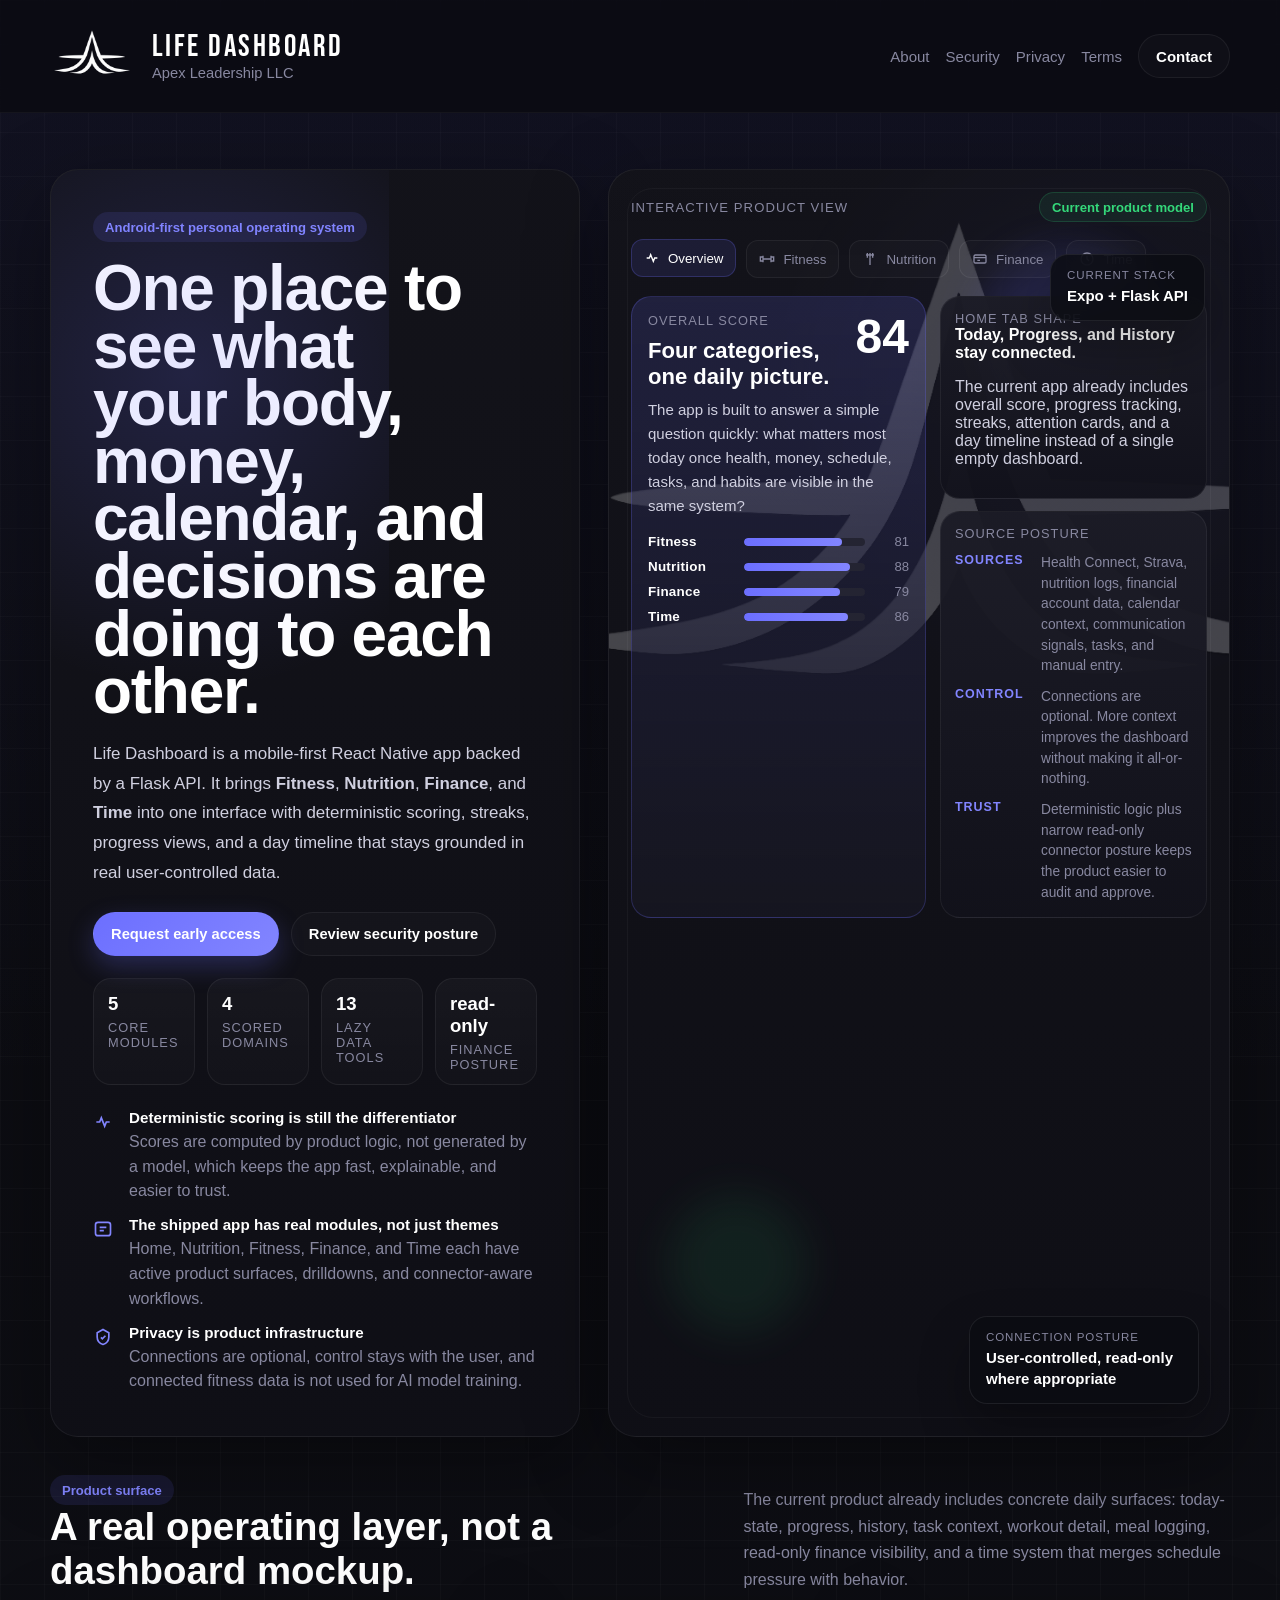
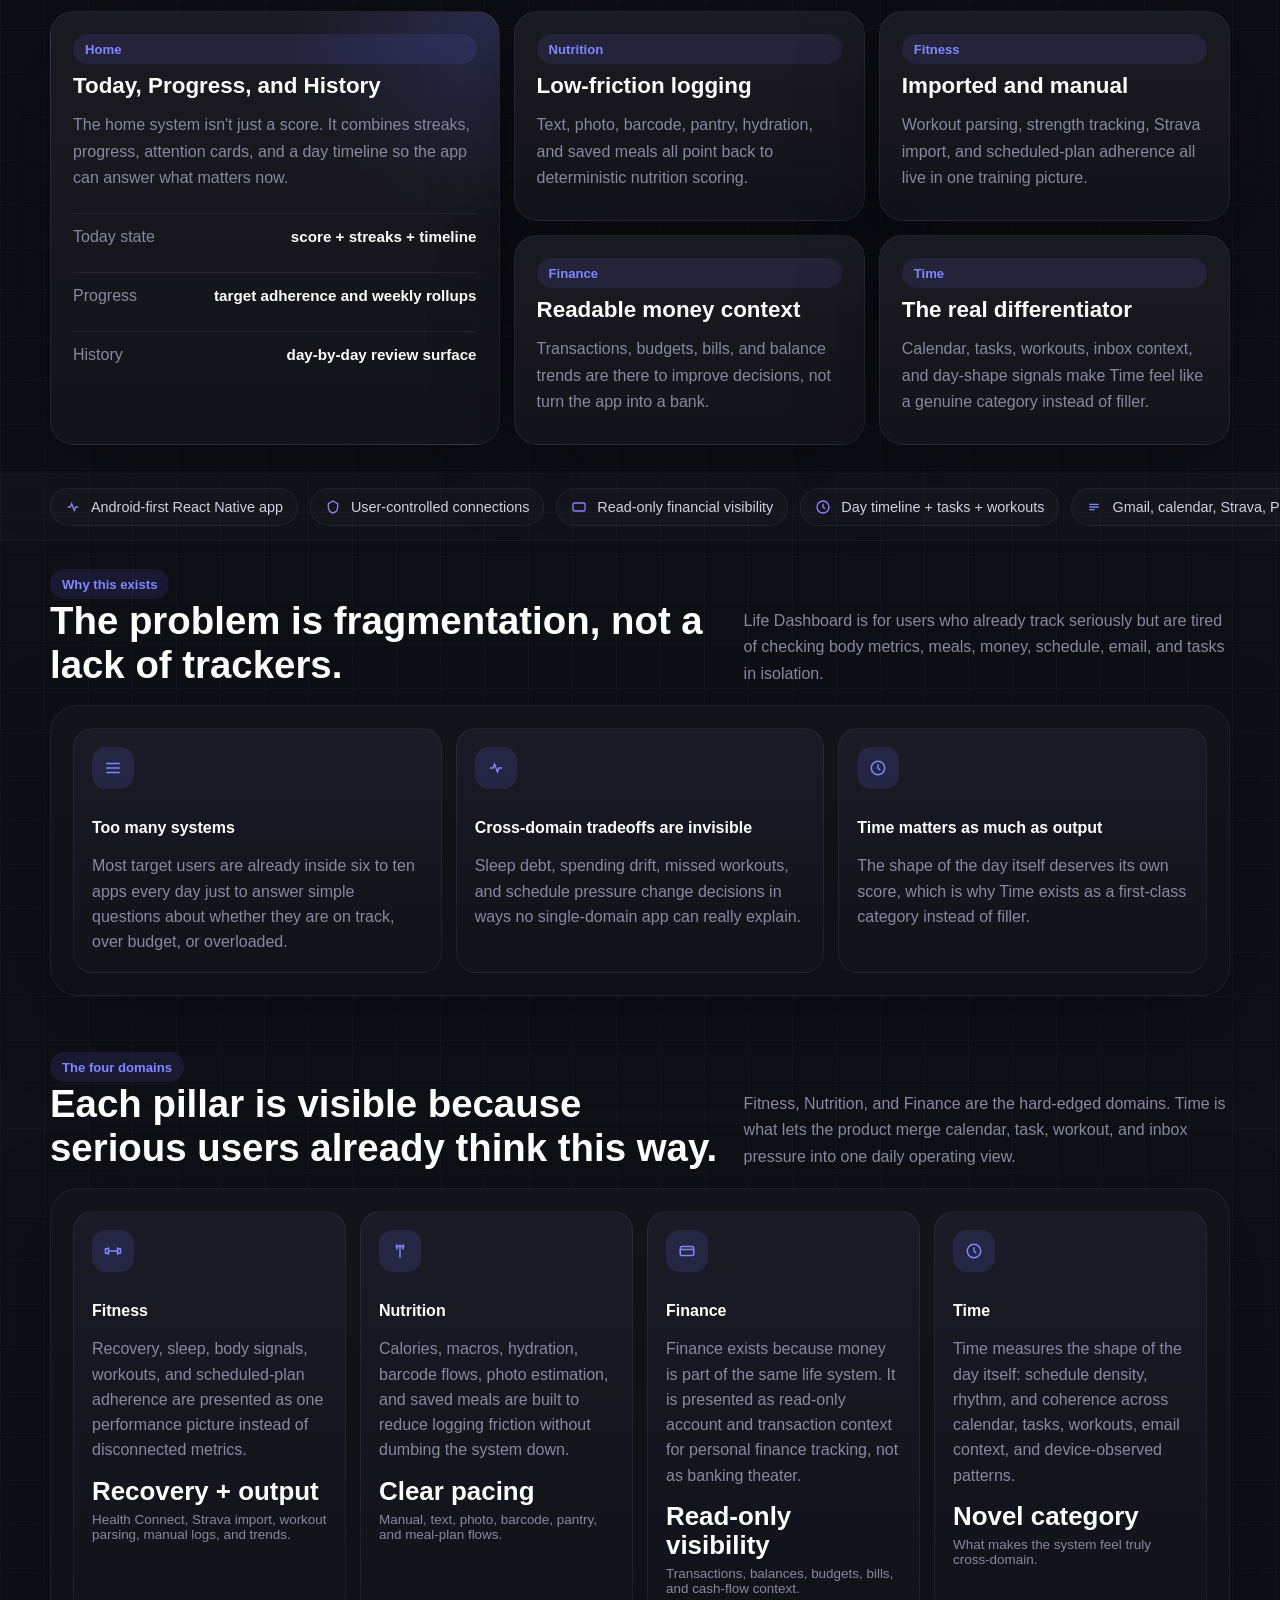
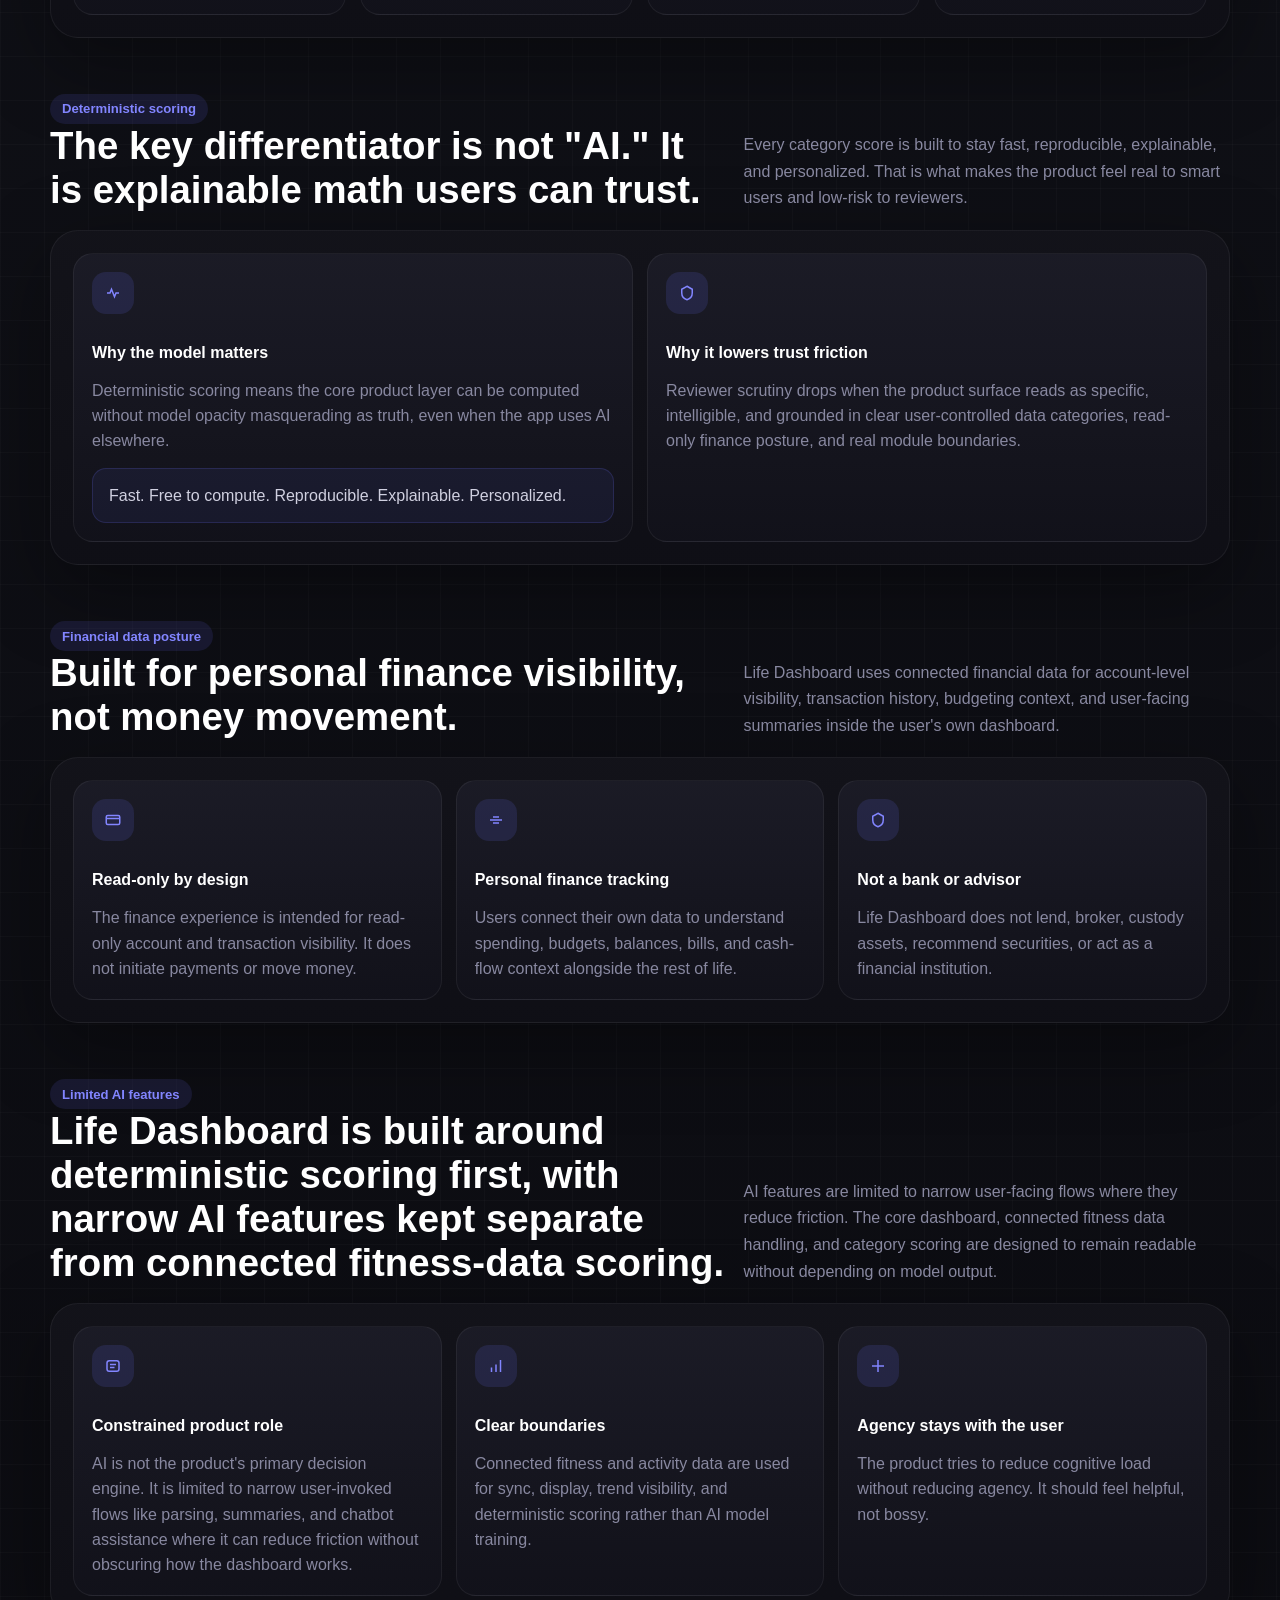
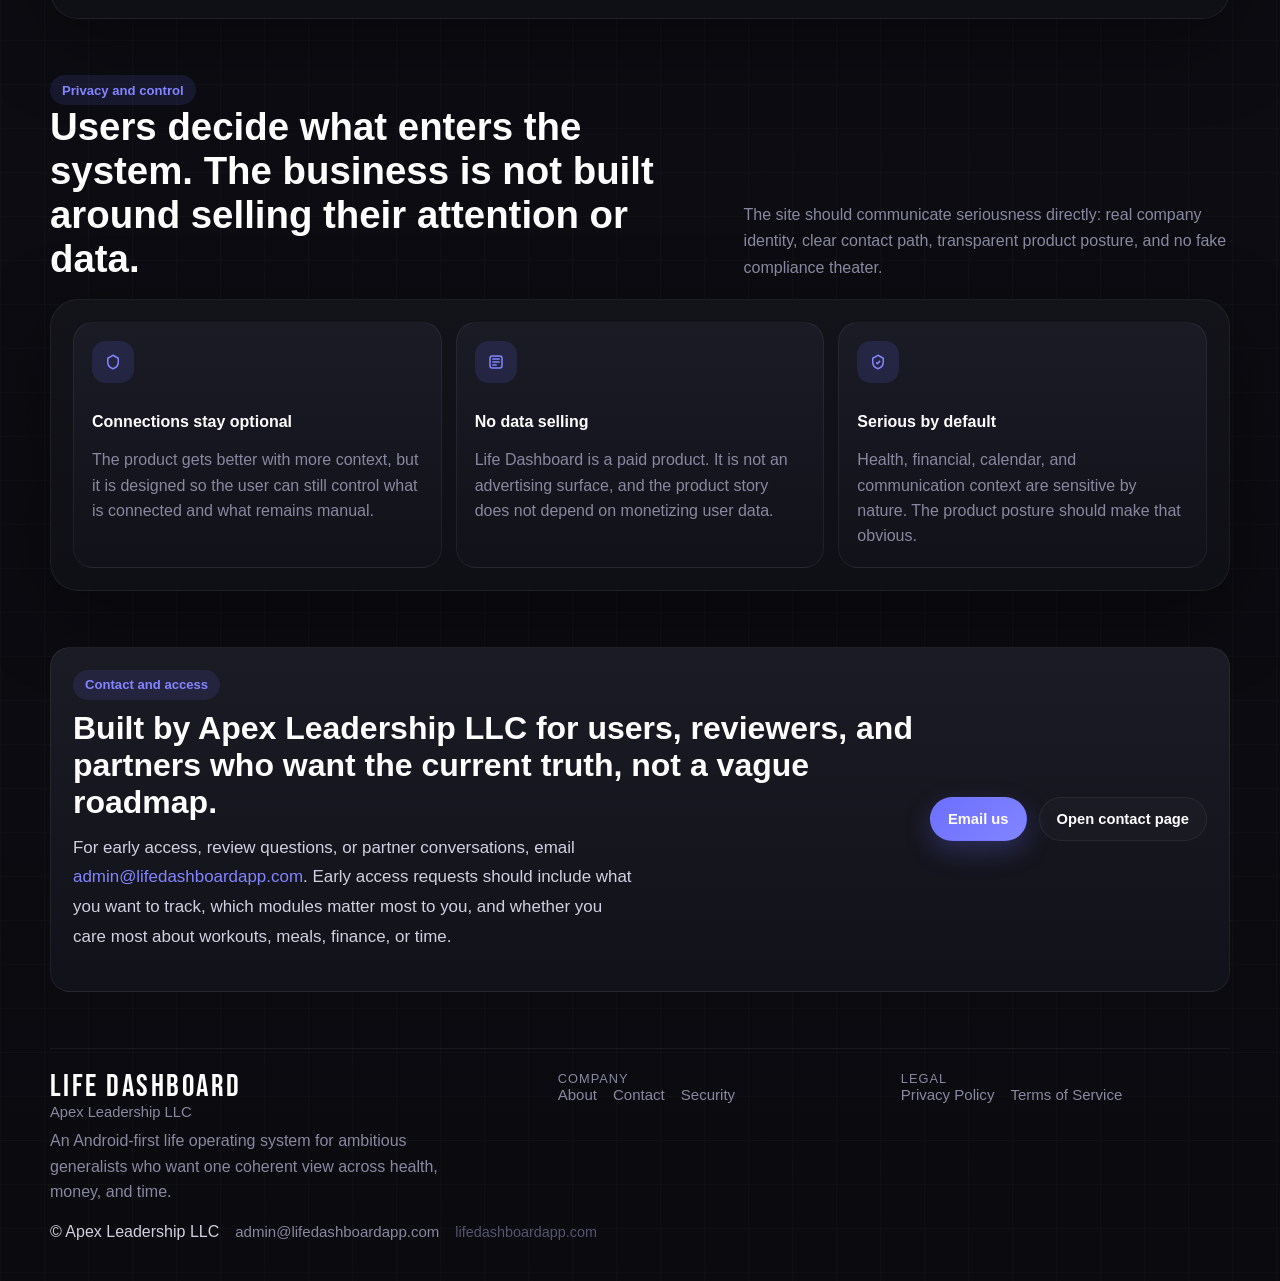
<file: index.html>
<!DOCTYPE html>
<html lang="en">
<head>
  <meta charset="UTF-8" />
  <meta name="viewport" content="width=device-width, initial-scale=1.0" />
  <title>Life Dashboard | Android-first life operating system across fitness, nutrition, finance, and time</title>
  <meta
    name="description"
    content="Life Dashboard is an Android-first personal operating system with deterministic scoring across fitness, nutrition, finance, and time, plus user-controlled connections and limited AI features."
  />
  <meta name="theme-color" content="#0A0A0F" />
  <link rel="icon" href="/Logo_background.png?v=20260428" />
  <link rel="preconnect" href="https://fonts.googleapis.com">
  <link rel="preconnect" href="https://fonts.gstatic.com" crossorigin>
  <link href="https://fonts.googleapis.com/css2?family=Bebas+Neue&family=Rajdhani:wght@500;600;700&display=swap" rel="stylesheet">
  <link rel="stylesheet" href="/styles.css?v=20260425" />
</head>
<body>
  <header class="topbar">
    <div class="topbar-inner">
      <a class="brand" href="/">
        <img src="/Logo_transparent.png?v=20260428" alt="Life Dashboard logo" />
        <div class="brand-copy">
          <span class="brand-mark">Life Dashboard</span>
          <span class="brand-sub">Apex Leadership LLC</span>
        </div>
      </a>
      <nav class="nav-links" aria-label="Primary">
        <a href="/about">About</a>
        <a href="/security">Security</a>
        <a href="/privacy">Privacy</a>
        <a href="/terms">Terms</a>
        <a class="button secondary" href="/contact">Contact</a>
      </nav>
    </div>
  </header>

  <main>
    <section class="hero">
      <div class="wrap hero-shell">
        <div class="hero-copy">
          <span class="eyebrow">Android-first personal operating system</span>
          <h1>One place to see what your body, money, calendar, and decisions are doing to each other.</h1>
          <p class="hero-lede">
            Life Dashboard is a mobile-first React Native app backed by a Flask API. It brings
            <strong>Fitness</strong>, <strong>Nutrition</strong>, <strong>Finance</strong>, and <strong>Time</strong>
            into one interface with deterministic scoring, streaks, progress views, and a day timeline that stays grounded in real user-controlled data.
          </p>
          <div class="hero-actions">
            <a class="button primary" href="mailto:admin@lifedashboardapp.com?subject=Life%20Dashboard%20Early%20Access%20Request&body=Hi%20Apex%20Leadership%20LLC%2C%0D%0A%0D%0AI%27d%20like%20early%20access%20to%20Life%20Dashboard.%0D%0A%0D%0AName%3A%20%0D%0AWhat%20I%20want%20to%20use%20it%20for%3A%20%0D%0AWhich%20areas%20matter%20most%20to%20me%20(Fitness%2C%20Nutrition%2C%20Finance%2C%20Time)%3A%20%0D%0AAny%20specific%20connections%20I%20care%20about%3A%20%0D%0A%0D%0AThanks%21">Request early access</a>
            <a class="button secondary" href="/security">Review security posture</a>
          </div>
          <div class="hero-statline">
            <div class="hero-stat">
              <span class="hero-stat-value">5</span>
              <span class="hero-stat-label">core modules</span>
            </div>
            <div class="hero-stat">
              <span class="hero-stat-value">4</span>
              <span class="hero-stat-label">scored domains</span>
            </div>
            <div class="hero-stat">
              <span class="hero-stat-value">13</span>
              <span class="hero-stat-label">lazy data tools</span>
            </div>
            <div class="hero-stat">
              <span class="hero-stat-value">read-only</span>
              <span class="hero-stat-label">finance posture</span>
            </div>
          </div>
          <div class="hero-points">
            <div class="hero-point">
              <svg viewBox="0 0 24 24" fill="none" stroke-width="2"><path d="M4 12h4l2-5 4 10 2-5h4"/></svg>
              <div>
                <strong>Deterministic scoring is still the differentiator</strong>
                <span>Scores are computed by product logic, not generated by a model, which keeps the app fast, explainable, and easier to trust.</span>
              </div>
            </div>
            <div class="hero-point">
              <svg viewBox="0 0 24 24" fill="none" stroke-width="2"><rect x="3" y="4" width="18" height="16" rx="3"/><path d="M8 10h8M8 14h5"/></svg>
              <div>
                <strong>The shipped app has real modules, not just themes</strong>
                <span>Home, Nutrition, Fitness, Finance, and Time each have active product surfaces, drilldowns, and connector-aware workflows.</span>
              </div>
            </div>
            <div class="hero-point">
              <svg viewBox="0 0 24 24" fill="none" stroke-width="2"><path d="M12 3l7 4v5c0 4.5-2.7 7.7-7 9-4.3-1.3-7-4.5-7-9V7l7-4z"/><path d="M9.5 12.5l1.7 1.7 3.7-3.7"/></svg>
              <div>
                <strong>Privacy is product infrastructure</strong>
                <span>Connections are optional, control stays with the user, and connected fitness data is not used for AI model training.</span>
              </div>
            </div>
          </div>
        </div>

        <div class="hero-stage">
          <div class="hero-stage-glow hero-stage-glow-a"></div>
          <div class="hero-stage-glow hero-stage-glow-b"></div>
          <div class="hero-float hero-float-top">
            <span class="hero-float-label">Current stack</span>
            <strong>Expo + Flask API</strong>
          </div>
          <div class="hero-float hero-float-bottom">
            <span class="hero-float-label">Connection posture</span>
            <strong>User-controlled, read-only where appropriate</strong>
          </div>
          <div class="stage-top">
            <div class="stage-label">Interactive product view</div>
            <div class="stage-status">Current product model</div>
          </div>

          <div class="stage-tabs" role="tablist" aria-label="Product domains">
            <button class="stage-tab" type="button" role="tab" aria-selected="true" data-domain="overview">
              <svg viewBox="0 0 24 24" fill="none" stroke-width="2"><path d="M4 12h4l2-5 4 10 2-5h4"/></svg>
              Overview
            </button>
            <button class="stage-tab" type="button" role="tab" aria-selected="false" data-domain="fitness">
              <svg viewBox="0 0 24 24" fill="none" stroke-width="2"><path d="M6 7v10M18 7v10M2 9v6h4V9H2zm16 0v6h4V9zM6 12h12"/></svg>
              Fitness
            </button>
            <button class="stage-tab" type="button" role="tab" aria-selected="false" data-domain="nutrition">
              <svg viewBox="0 0 24 24" fill="none" stroke-width="2"><path d="M8 3v7M12 3v7M16 3v7"/><path d="M12 10v11"/><path d="M6 6h12"/></svg>
              Nutrition
            </button>
            <button class="stage-tab" type="button" role="tab" aria-selected="false" data-domain="finance">
              <svg viewBox="0 0 24 24" fill="none" stroke-width="2"><rect x="3" y="6" width="18" height="12" rx="2"/><path d="M3 10h18M8 14h4"/></svg>
              Finance
            </button>
            <button class="stage-tab" type="button" role="tab" aria-selected="false" data-domain="time">
              <svg viewBox="0 0 24 24" fill="none" stroke-width="2"><circle cx="12" cy="12" r="9"/><path d="M12 7v5l3 3"/></svg>
              Time
            </button>
          </div>

          <div class="stage-grid">
            <div class="stage-card primary">
              <div class="stage-card-head">
                <div>
                  <div class="stage-card-kicker" id="stage-kicker">Overall Score</div>
                  <div class="stage-card-title" id="stage-title">Four categories, one daily picture.</div>
                </div>
                <div class="overall-number" id="stage-score">84</div>
              </div>
              <div class="stage-card-copy" id="stage-copy">
                The app is built to answer a simple question quickly: what matters most today once health, money,
                schedule, tasks, and habits are visible in the same system?
              </div>
              <div class="bar-group" id="stage-bars">
                <div class="bar-row">
                  <strong>Fitness</strong>
                  <div class="bar-track"><span class="bar-fill" data-target="81"></span></div>
                  <div class="bar-value">81</div>
                </div>
                <div class="bar-row">
                  <strong>Nutrition</strong>
                  <div class="bar-track"><span class="bar-fill" data-target="88"></span></div>
                  <div class="bar-value">88</div>
                </div>
                <div class="bar-row">
                  <strong>Finance</strong>
                  <div class="bar-track"><span class="bar-fill" data-target="79"></span></div>
                  <div class="bar-value">79</div>
                </div>
                <div class="bar-row">
                  <strong>Time</strong>
                  <div class="bar-track"><span class="bar-fill" data-target="86"></span></div>
                  <div class="bar-value">86</div>
                </div>
              </div>
            </div>

            <div class="stage-side">
              <div class="stat-card">
                <div class="panel-kicker" id="side-kicker">Home tab shape</div>
                <strong id="side-title">Today, Progress, and History stay connected.</strong>
                <p id="side-copy">The current app already includes overall score, progress tracking, streaks, attention cards, and a day timeline instead of a single empty dashboard.</p>
              </div>
              <div class="detail-card">
                <div class="panel-kicker">Source posture</div>
                <div class="signal-stack" id="signal-stack">
                  <div class="signal-row">
                    <strong>Sources</strong>
                    <span>Health Connect, Strava, nutrition logs, financial account data, calendar context, communication signals, tasks, and manual entry.</span>
                  </div>
                  <div class="signal-row">
                    <strong>Control</strong>
                    <span>Connections are optional. More context improves the dashboard without making it all-or-nothing.</span>
                  </div>
                  <div class="signal-row">
                    <strong>Trust</strong>
                    <span>Deterministic logic plus narrow read-only connector posture keeps the product easier to audit and approve.</span>
                  </div>
                </div>
              </div>
            </div>
          </div>
        </div>
      </div>
    </section>

    <section class="section section-featured">
      <div class="wrap">
        <div class="section-head">
          <div>
            <span class="eyebrow">Product surface</span>
            <h2>A real operating layer, not a dashboard mockup.</h2>
          </div>
          <p>
            The current product already includes concrete daily surfaces: today-state, progress, history, task context,
            workout detail, meal logging, read-only finance visibility, and a time system that merges schedule pressure with behavior.
          </p>
        </div>
        <div class="feature-mosaic">
          <article class="feature-panel feature-panel-wide">
            <div class="feature-panel-head">
              <span class="eyebrow">Home</span>
              <strong>Today, Progress, and History</strong>
            </div>
            <p>
              The home system isn't just a score. It combines streaks, progress, attention cards, and a day timeline so the app can answer what matters now.
            </p>
            <div class="feature-rows">
              <div class="feature-row">
                <span>Today state</span>
                <strong>score + streaks + timeline</strong>
              </div>
              <div class="feature-row">
                <span>Progress</span>
                <strong>target adherence and weekly rollups</strong>
              </div>
              <div class="feature-row">
                <span>History</span>
                <strong>day-by-day review surface</strong>
              </div>
            </div>
          </article>
          <article class="feature-panel">
            <div class="feature-panel-head">
              <span class="eyebrow">Nutrition</span>
              <strong>Low-friction logging</strong>
            </div>
            <p>Text, photo, barcode, pantry, hydration, and saved meals all point back to deterministic nutrition scoring.</p>
          </article>
          <article class="feature-panel">
            <div class="feature-panel-head">
              <span class="eyebrow">Fitness</span>
              <strong>Imported and manual</strong>
            </div>
            <p>Workout parsing, strength tracking, Strava import, and scheduled-plan adherence all live in one training picture.</p>
          </article>
          <article class="feature-panel">
            <div class="feature-panel-head">
              <span class="eyebrow">Finance</span>
              <strong>Readable money context</strong>
            </div>
            <p>Transactions, budgets, bills, and balance trends are there to improve decisions, not turn the app into a bank.</p>
          </article>
          <article class="feature-panel">
            <div class="feature-panel-head">
              <span class="eyebrow">Time</span>
              <strong>The real differentiator</strong>
            </div>
            <p>Calendar, tasks, workouts, inbox context, and day-shape signals make Time feel like a genuine category instead of filler.</p>
          </article>
        </div>
      </div>
    </section>

    <section class="proof-band" aria-label="Trust signals">
      <div class="wrap">
        <div class="proof-track">
          <div class="proof-pill"><svg viewBox="0 0 24 24" fill="none" stroke-width="2"><path d="M4 12h4l2-5 4 10 2-5h4"/></svg>Android-first React Native app</div>
          <div class="proof-pill"><svg viewBox="0 0 24 24" fill="none" stroke-width="2"><path d="M12 3l7 4v5c0 4.5-2.7 7.7-7 9-4.3-1.3-7-4.5-7-9V7l7-4z"/></svg>User-controlled connections</div>
          <div class="proof-pill"><svg viewBox="0 0 24 24" fill="none" stroke-width="2"><rect x="3" y="6" width="18" height="12" rx="2"/></svg>Read-only financial visibility</div>
          <div class="proof-pill"><svg viewBox="0 0 24 24" fill="none" stroke-width="2"><path d="M12 7v5l3 3"/><circle cx="12" cy="12" r="9"/></svg>Day timeline + tasks + workouts</div>
          <div class="proof-pill"><svg viewBox="0 0 24 24" fill="none" stroke-width="2"><path d="M5 8h14M5 12h14M5 16h8"/></svg>Gmail, calendar, Strava, Plaid posture</div>
          <div class="proof-pill"><svg viewBox="0 0 24 24" fill="none" stroke-width="2"><path d="M12 3l7 4v5c0 4.5-2.7 7.7-7 9-4.3-1.3-7-4.5-7-9V7l7-4z"/></svg>No data selling</div>
          <div class="proof-pill"><svg viewBox="0 0 24 24" fill="none" stroke-width="2"><path d="M4 12h4l2-5 4 10 2-5h4"/></svg>Deterministic scoring</div>
          <div class="proof-pill"><svg viewBox="0 0 24 24" fill="none" stroke-width="2"><path d="M12 3l7 4v5c0 4.5-2.7 7.7-7 9-4.3-1.3-7-4.5-7-9V7l7-4z"/></svg>User-controlled connections</div>
          <div class="proof-pill"><svg viewBox="0 0 24 24" fill="none" stroke-width="2"><rect x="3" y="6" width="18" height="12" rx="2"/></svg>Read-only financial visibility</div>
        </div>
      </div>
    </section>

    <section class="section">
      <div class="wrap">
        <div class="section-head">
          <div>
            <span class="eyebrow">Why this exists</span>
            <h2>The problem is fragmentation, not a lack of trackers.</h2>
          </div>
          <p>
            Life Dashboard is for users who already track seriously but are tired of checking body metrics, meals, money,
            schedule, email, and tasks in isolation.
          </p>
        </div>
        <div class="panel three-col">
          <article class="proof-card">
            <div class="icon-head">
              <svg viewBox="0 0 24 24" fill="none" stroke-width="2"><path d="M3 6h18M3 12h18M3 18h18"/></svg>
            </div>
            <h3>Too many systems</h3>
            <p>Most target users are already inside six to ten apps every day just to answer simple questions about whether they are on track, over budget, or overloaded.</p>
          </article>
          <article class="proof-card">
            <div class="icon-head">
              <svg viewBox="0 0 24 24" fill="none" stroke-width="2"><path d="M4 12h4l2-5 4 10 2-5h4"/></svg>
            </div>
            <h3>Cross-domain tradeoffs are invisible</h3>
            <p>Sleep debt, spending drift, missed workouts, and schedule pressure change decisions in ways no single-domain app can really explain.</p>
          </article>
          <article class="proof-card">
            <div class="icon-head">
              <svg viewBox="0 0 24 24" fill="none" stroke-width="2"><circle cx="12" cy="12" r="9"/><path d="M12 7v5l3 3"/></svg>
            </div>
            <h3>Time matters as much as output</h3>
            <p>The shape of the day itself deserves its own score, which is why Time exists as a first-class category instead of filler.</p>
          </article>
        </div>
      </div>
    </section>

    <section class="section">
      <div class="wrap">
        <div class="section-head">
          <div>
            <span class="eyebrow">The four domains</span>
            <h2>Each pillar is visible because serious users already think this way.</h2>
          </div>
          <p>
            Fitness, Nutrition, and Finance are the hard-edged domains. Time is what lets the product merge calendar,
            task, workout, and inbox pressure into one daily operating view.
          </p>
        </div>
        <div class="panel four-col">
          <article class="proof-card">
            <div class="icon-head">
              <svg viewBox="0 0 24 24" fill="none" stroke-width="2"><path d="M6 7v10M18 7v10M2 9v6h4V9zm16 0v6h4V9zM6 12h12"/></svg>
            </div>
            <h3>Fitness</h3>
            <p>Recovery, sleep, body signals, workouts, and scheduled-plan adherence are presented as one performance picture instead of disconnected metrics.</p>
            <span class="metric-stat">Recovery + output</span>
            <span class="metric-hint">Health Connect, Strava import, workout parsing, manual logs, and trends.</span>
          </article>
          <article class="proof-card">
            <div class="icon-head">
              <svg viewBox="0 0 24 24" fill="none" stroke-width="2"><path d="M8 3v7M12 3v7M16 3v7"/><path d="M12 10v11"/><path d="M6 6h12"/></svg>
            </div>
            <h3>Nutrition</h3>
            <p>Calories, macros, hydration, barcode flows, photo estimation, and saved meals are built to reduce logging friction without dumbing the system down.</p>
            <span class="metric-stat">Clear pacing</span>
            <span class="metric-hint">Manual, text, photo, barcode, pantry, and meal-plan flows.</span>
          </article>
          <article class="proof-card">
            <div class="icon-head">
              <svg viewBox="0 0 24 24" fill="none" stroke-width="2"><rect x="3" y="6" width="18" height="12" rx="2"/><path d="M3 10h18"/></svg>
            </div>
            <h3>Finance</h3>
            <p>Finance exists because money is part of the same life system. It is presented as read-only account and transaction context for personal finance tracking, not as banking theater.</p>
            <span class="metric-stat">Read-only visibility</span>
            <span class="metric-hint">Transactions, balances, budgets, bills, and cash-flow context.</span>
          </article>
          <article class="proof-card">
            <div class="icon-head">
              <svg viewBox="0 0 24 24" fill="none" stroke-width="2"><circle cx="12" cy="12" r="9"/><path d="M12 7v5l3 3"/></svg>
            </div>
            <h3>Time</h3>
            <p>Time measures the shape of the day itself: schedule density, rhythm, and coherence across calendar, tasks, workouts, email context, and device-observed patterns.</p>
            <span class="metric-stat">Novel category</span>
            <span class="metric-hint">What makes the system feel truly cross-domain.</span>
          </article>
        </div>
      </div>
    </section>

    <section class="section">
      <div class="wrap">
        <div class="section-head">
          <div>
            <span class="eyebrow">Deterministic scoring</span>
            <h2>The key differentiator is not "AI." It is explainable math users can trust.</h2>
          </div>
          <p>
            Every category score is built to stay fast, reproducible, explainable, and personalized. That is what makes
            the product feel real to smart users and low-risk to reviewers.
          </p>
        </div>
        <div class="panel two-col">
          <article class="proof-card">
            <div class="icon-head">
              <svg viewBox="0 0 24 24" fill="none" stroke-width="2"><path d="M4 12h4l2-5 4 10 2-5h4"/></svg>
            </div>
            <h3>Why the model matters</h3>
            <p>Deterministic scoring means the core product layer can be computed without model opacity masquerading as truth, even when the app uses AI elsewhere.</p>
            <div class="callout">Fast. Free to compute. Reproducible. Explainable. Personalized.</div>
          </article>
          <article class="proof-card">
            <div class="icon-head">
              <svg viewBox="0 0 24 24" fill="none" stroke-width="2"><path d="M12 3l7 4v5c0 4.5-2.7 7.7-7 9-4.3-1.3-7-4.5-7-9V7l7-4z"/></svg>
            </div>
            <h3>Why it lowers trust friction</h3>
            <p>Reviewer scrutiny drops when the product surface reads as specific, intelligible, and grounded in clear user-controlled data categories, read-only finance posture, and real module boundaries.</p>
          </article>
        </div>
      </div>
    </section>

    <section class="section">
      <div class="wrap">
        <div class="section-head">
          <div>
            <span class="eyebrow">Financial data posture</span>
            <h2>Built for personal finance visibility, not money movement.</h2>
          </div>
          <p>
            Life Dashboard uses connected financial data for account-level visibility, transaction history, budgeting
            context, and user-facing summaries inside the user's own dashboard.
          </p>
        </div>
        <div class="panel three-col">
          <article class="proof-card">
            <div class="icon-head">
              <svg viewBox="0 0 24 24" fill="none" stroke-width="2"><rect x="3" y="6" width="18" height="12" rx="2"/><path d="M3 10h18"/></svg>
            </div>
            <h3>Read-only by design</h3>
            <p>The finance experience is intended for read-only account and transaction visibility. It does not initiate payments or move money.</p>
          </article>
          <article class="proof-card">
            <div class="icon-head">
              <svg viewBox="0 0 24 24" fill="none" stroke-width="2"><path d="M4 12h16"/><path d="M8 8h8"/><path d="M8 16h8"/></svg>
            </div>
            <h3>Personal finance tracking</h3>
            <p>Users connect their own data to understand spending, budgets, balances, bills, and cash-flow context alongside the rest of life.</p>
          </article>
          <article class="proof-card">
            <div class="icon-head">
              <svg viewBox="0 0 24 24" fill="none" stroke-width="2"><path d="M12 3l7 4v5c0 4.5-2.7 7.7-7 9-4.3-1.3-7-4.5-7-9V7l7-4z"/></svg>
            </div>
            <h3>Not a bank or advisor</h3>
            <p>Life Dashboard does not lend, broker, custody assets, recommend securities, or act as a financial institution.</p>
          </article>
        </div>
      </div>
    </section>

    <section class="section">
      <div class="wrap">
        <div class="section-head">
          <div>
            <span class="eyebrow">Limited AI features</span>
            <h2>Life Dashboard is built around deterministic scoring first, with narrow AI features kept separate from connected fitness-data scoring.</h2>
          </div>
          <p>
            AI features are limited to narrow user-facing flows where they reduce friction. The core dashboard, connected
            fitness data handling, and category scoring are designed to remain readable without depending on model output.
          </p>
        </div>
        <div class="panel three-col">
          <article class="proof-card">
            <div class="icon-head">
              <svg viewBox="0 0 24 24" fill="none" stroke-width="2"><path d="M8 10h8M8 14h6"/><rect x="4" y="5" width="16" height="14" rx="3"/></svg>
            </div>
            <h3>Constrained product role</h3>
            <p>AI is not the product's primary decision engine. It is limited to narrow user-invoked flows like parsing, summaries, and chatbot assistance where it can reduce friction without obscuring how the dashboard works.</p>
          </article>
          <article class="proof-card">
            <div class="icon-head">
              <svg viewBox="0 0 24 24" fill="none" stroke-width="2"><path d="M12 20V10"/><path d="M18 20V4"/><path d="M6 20v-6"/></svg>
            </div>
            <h3>Clear boundaries</h3>
            <p>Connected fitness and activity data are used for sync, display, trend visibility, and deterministic scoring rather than AI model training.</p>
          </article>
          <article class="proof-card">
            <div class="icon-head">
              <svg viewBox="0 0 24 24" fill="none" stroke-width="2"><path d="M12 4v16"/><path d="M4 12h16"/></svg>
            </div>
            <h3>Agency stays with the user</h3>
            <p>The product tries to reduce cognitive load without reducing agency. It should feel helpful, not bossy.</p>
          </article>
        </div>
      </div>
    </section>

    <section class="section">
      <div class="wrap">
        <div class="section-head">
          <div>
            <span class="eyebrow">Privacy and control</span>
            <h2>Users decide what enters the system. The business is not built around selling their attention or data.</h2>
          </div>
          <p>
            The site should communicate seriousness directly: real company identity, clear contact path, transparent product
            posture, and no fake compliance theater.
          </p>
        </div>
        <div class="panel three-col">
          <article class="proof-card">
            <div class="icon-head">
              <svg viewBox="0 0 24 24" fill="none" stroke-width="2"><path d="M12 3l7 4v5c0 4.5-2.7 7.7-7 9-4.3-1.3-7-4.5-7-9V7l7-4z"/></svg>
            </div>
            <h3>Connections stay optional</h3>
            <p>The product gets better with more context, but it is designed so the user can still control what is connected and what remains manual.</p>
          </article>
          <article class="proof-card">
            <div class="icon-head">
              <svg viewBox="0 0 24 24" fill="none" stroke-width="2"><path d="M7 12h10"/><path d="M7 8h10"/><path d="M7 16h6"/><rect x="4" y="4" width="16" height="16" rx="3"/></svg>
            </div>
            <h3>No data selling</h3>
            <p>Life Dashboard is a paid product. It is not an advertising surface, and the product story does not depend on monetizing user data.</p>
          </article>
          <article class="proof-card">
            <div class="icon-head">
              <svg viewBox="0 0 24 24" fill="none" stroke-width="2"><path d="M12 3l7 4v5c0 4.5-2.7 7.7-7 9-4.3-1.3-7-4.5-7-9V7l7-4z"/><path d="M9.5 12.5l1.7 1.7 3.7-3.7"/></svg>
            </div>
            <h3>Serious by default</h3>
            <p>Health, financial, calendar, and communication context are sensitive by nature. The product posture should make that obvious.</p>
          </article>
        </div>
      </div>
    </section>

    <section class="section">
      <div class="wrap cta-panel">
        <div>
          <span class="eyebrow">Contact and access</span>
          <h2>Built by Apex Leadership LLC for users, reviewers, and partners who want the current truth, not a vague roadmap.</h2>
          <p class="hero-lede" style="margin-top:12px;max-width:60ch">
            For early access, review questions, or partner conversations, email
            <a class="text-link" href="mailto:admin@lifedashboardapp.com">admin@lifedashboardapp.com</a>.
            Early access requests should include what you want to track, which modules matter most to you, and whether you care most about workouts, meals, finance, or time.
          </p>
        </div>
        <div class="hero-actions" style="margin-top:0">
          <a class="button primary" href="mailto:admin@lifedashboardapp.com?subject=Life%20Dashboard%20Access%20or%20Partnership%20Inquiry&body=Hi%20Apex%20Leadership%20LLC%2C%0D%0A%0D%0AI%27m%20reaching%20out%20about%20Life%20Dashboard.%0D%0A%0D%0AName%3A%20%0D%0AReason%20for%20contacting%20you%3A%20%0D%0ACompany%20or%20organization%20(if%20relevant)%3A%20%0D%0AAnything%20helpful%20to%20know%3A%20%0D%0A%0D%0AThanks%21">Email us</a>
          <a class="button secondary" href="/contact">Open contact page</a>
        </div>
      </div>
    </section>
  </main>

  <footer class="footer">
    <div class="wrap footer-shell">
      <div class="footer-grid">
        <div class="footer-brand">
          <div class="brand-copy">
            <span class="brand-mark">Life Dashboard</span>
            <span class="brand-sub">Apex Leadership LLC</span>
          </div>
          <p>
            An Android-first life operating system for ambitious generalists who want one coherent view across health, money, and time.
          </p>
        </div>
        <div>
          <div class="footer-overline">Company</div>
          <div class="legal-links">
            <a href="/about">About</a>
            <a href="/contact">Contact</a>
            <a href="/security">Security</a>
          </div>
        </div>
        <div>
          <div class="footer-overline">Legal</div>
          <div class="legal-links">
            <a href="/privacy">Privacy Policy</a>
            <a href="/terms">Terms of Service</a>
          </div>
        </div>
      </div>
      <div class="footer-links">
        <span>&copy; Apex Leadership LLC</span>
        <a href="mailto:admin@lifedashboardapp.com">admin@lifedashboardapp.com</a>
        <span class="footer-note">lifedashboardapp.com</span>
      </div>
    </div>
  </footer>

  <script>
    const domainContent = {
      overview: {
        kicker: "Overall Score",
        title: "Four categories, one daily picture.",
        score: "84",
        copy: "The app is built to answer a simple question quickly: what matters most today once health, money, schedule, tasks, and habits are visible in the same system?",
        bars: [
          ["Fitness", 81],
          ["Nutrition", 88],
          ["Finance", 79],
          ["Time", 86]
        ],
        sideKicker: "Home tab shape",
        sideTitle: "Today, Progress, and History stay connected.",
        sideCopy: "The current app already includes overall score, progress tracking, streaks, attention cards, and a day timeline instead of a single empty dashboard.",
        signals: [
          ["Sources", "Health Connect, Strava, nutrition logs, financial account data, calendar context, communication signals, tasks, and manual entry."],
          ["Control", "Connections are optional. More context improves the dashboard without making it all-or-nothing."],
          ["Trust", "Deterministic logic plus narrow read-only connector posture keeps the product easier to audit and approve."]
        ]
      },
      fitness: {
        kicker: "Fitness",
        title: "Recovery, training, and body signals in one card.",
        score: "81",
        copy: "Fitness is not reduced to a single wearable stat. The category is designed to show whether the body is actually ready to support what the day is asking for.",
        bars: [
          ["Recovery", 76],
          ["Sleep", 82],
          ["Training", 85],
          ["Trend", 79]
        ],
        sideKicker: "Connection posture",
        sideTitle: "Built to ingest, not impersonate.",
        sideCopy: "The point is not to replace every tracker. It is to make body signals, workouts, and plan adherence finally add up in one system.",
        signals: [
          ["Inputs", "Health Connect, Strava activity import, workout parser output, and manual logs where available."],
          ["History", "Trend visibility matters more than isolated PR moments."],
          ["Use case", "Users should be able to see whether the body is helping or constraining the day."]
        ]
      },
      nutrition: {
        kicker: "Nutrition",
        title: "Macros, calories, hydration, and consistency without the usual logging drag.",
        score: "88",
        copy: "Nutrition is built around reducing input friction while keeping the score grounded in structured, auditable signals rather than vague wellness language.",
        bars: [
          ["Calories", 90],
          ["Protein", 87],
          ["Hydration", 78],
          ["Consistency", 92]
        ],
        sideKicker: "Product posture",
        sideTitle: "Useful for parsing, not for pretending.",
        sideCopy: "Manual text, photo, barcode, and saved-meal flows reduce logging friction while targets and scoring stay formula-driven.",
        signals: [
          ["Inputs", "Manual entry, text parsing, photo parsing, barcode scan, saved meals, pantry, and structured edits."],
          ["Targets", "Real formulas and baselines, not black-box nutrition advice."],
          ["Benefit", "The category should feel easier to keep up with than traditional trackers."]
        ]
      },
      finance: {
        kicker: "Finance",
        title: "Read-only financial context that belongs in the same dashboard as everything else.",
        score: "79",
        copy: "Finance exists because money changes real decisions. The product is designed to show read-only transactions, balances, budgets, and bills without trying to act like a bank or advisor.",
        bars: [
          ["Budget", 73],
          ["Bills", 84],
          ["Savings", 77],
          ["Control", 81]
        ],
        sideKicker: "Reviewer clarity",
        sideTitle: "A clear read-only story.",
        sideCopy: "This is where specificity matters. The site should make it obvious that financial visibility is for personal finance tracking and decision quality, not money movement.",
        signals: [
          ["Data", "Read-only financial account and transaction context for balances, spending, budgets, and bill visibility."],
          ["Posture", "Not a bank. Not a broker. Not a financial advisor."],
          ["Role", "The category helps users understand what money is doing to the rest of the week."]
        ]
      },
      time: {
        kicker: "Time",
        title: "A first-class score for the shape of the day itself.",
        score: "86",
        copy: "Time is the novel category. It measures day coherence, schedule density, and rhythm across the day timeline instead of forcing users into another fake productivity ritual.",
        bars: [
          ["Rhythm", 89],
          ["Focus", 76],
          ["Density", 83],
          ["Coherence", 88]
        ],
        sideKicker: "Why it matters",
        sideTitle: "This is what makes the system feel new.",
        sideCopy: "No finance app or meal tracker can really score the day itself. The Time category is where calendar, tasks, workouts, inbox signals, and patterns become a product instead of a feature list.",
        signals: [
          ["Inputs", "Calendar context, communication signals, task state, scheduled workouts, and passive day-context signals."],
          ["Value", "The category helps explain why a day felt chaotic even when output looked decent."],
          ["Difference", "Time turns the system into more than a bundle of trackers."]
        ]
      }
    };

    const tabs = document.querySelectorAll(".stage-tab");
    const stageKicker = document.getElementById("stage-kicker");
    const stageTitle = document.getElementById("stage-title");
    const stageScore = document.getElementById("stage-score");
    const stageCopy = document.getElementById("stage-copy");
    const stageBars = document.getElementById("stage-bars");
    const sideKicker = document.getElementById("side-kicker");
    const sideTitle = document.getElementById("side-title");
    const sideCopy = document.getElementById("side-copy");
    const signalStack = document.getElementById("signal-stack");

    function renderBars(items) {
      stageBars.innerHTML = items.map(([label, value]) => `
        <div class="bar-row">
          <strong>${label}</strong>
          <div class="bar-track"><span class="bar-fill" data-target="${value}"></span></div>
          <div class="bar-value">${value}</div>
        </div>
      `).join("");
      requestAnimationFrame(() => {
        document.querySelectorAll(".bar-fill").forEach((bar) => {
          bar.style.width = bar.dataset.target + "%";
        });
      });
    }

    function renderSignals(items) {
      signalStack.innerHTML = items.map(([label, copy]) => `
        <div class="signal-row">
          <strong>${label}</strong>
          <span>${copy}</span>
        </div>
      `).join("");
    }

    function activateDomain(key) {
      const data = domainContent[key];
      if (!data) return;
      tabs.forEach((tab) => {
        tab.setAttribute("aria-selected", String(tab.dataset.domain === key));
      });
      stageKicker.textContent = data.kicker;
      stageTitle.textContent = data.title;
      stageScore.textContent = data.score;
      stageCopy.textContent = data.copy;
      sideKicker.textContent = data.sideKicker;
      sideTitle.textContent = data.sideTitle;
      sideCopy.textContent = data.sideCopy;
      renderBars(data.bars);
      renderSignals(data.signals);
    }

    tabs.forEach((tab) => {
      tab.addEventListener("click", () => activateDomain(tab.dataset.domain));
    });

    activateDomain("overview");
  </script>
</body>
</html>
</file>
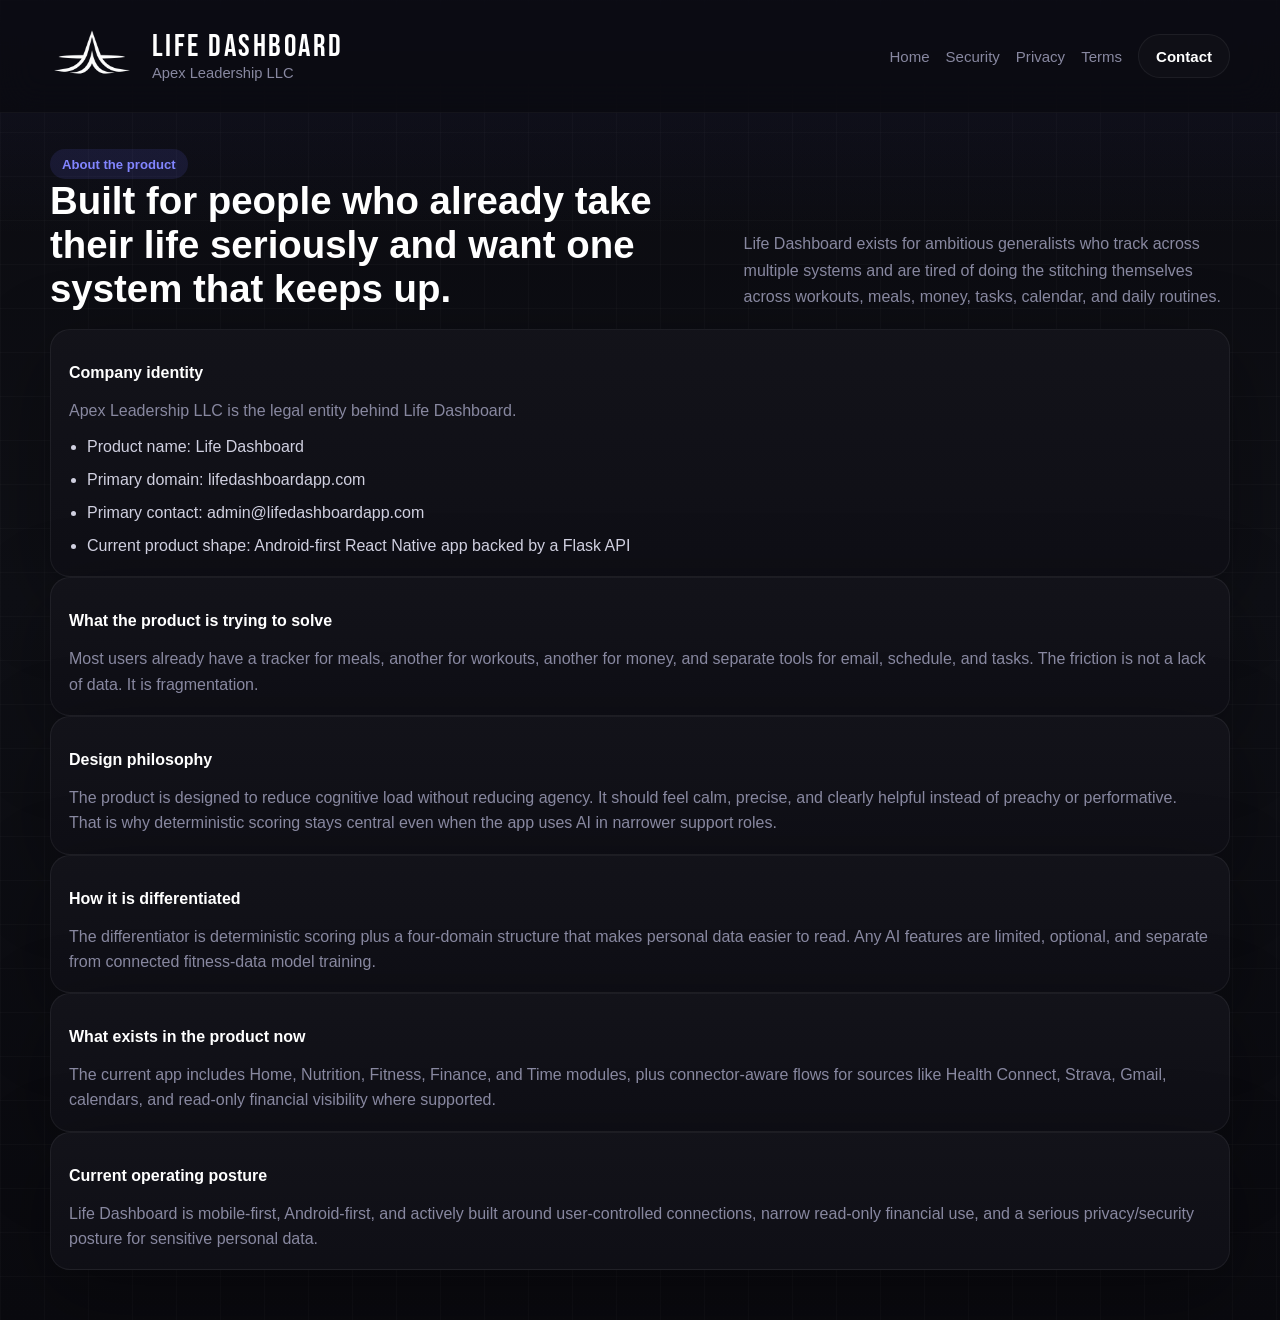
<file: about.html>
<!DOCTYPE html>
<html lang="en">
<head>
  <meta charset="UTF-8" />
  <meta name="viewport" content="width=device-width, initial-scale=1.0" />
  <title>About | Life Dashboard</title>
  <meta name="description" content="About Life Dashboard and Apex Leadership LLC." />
  <meta name="theme-color" content="#0A0A0F" />
  <link rel="icon" href="/Logo_background.png?v=20260428" />
  <link rel="preconnect" href="https://fonts.googleapis.com">
  <link rel="preconnect" href="https://fonts.gstatic.com" crossorigin>
  <link href="https://fonts.googleapis.com/css2?family=Bebas+Neue&family=Rajdhani:wght@500;600;700&display=swap" rel="stylesheet">
  <link rel="stylesheet" href="/styles.css?v=20260425" />
</head>
<body>
  <header class="topbar">
    <div class="topbar-inner">
      <a class="brand" href="/">
        <img src="/Logo_transparent.png?v=20260428" alt="Life Dashboard logo" />
        <div class="brand-copy">
          <span class="brand-mark">Life Dashboard</span>
          <span class="brand-sub">Apex Leadership LLC</span>
        </div>
      </a>
      <nav class="nav-links" aria-label="Primary">
        <a href="/">Home</a>
        <a href="/security">Security</a>
        <a href="/privacy">Privacy</a>
        <a href="/terms">Terms</a>
        <a class="button secondary" href="/contact">Contact</a>
      </nav>
    </div>
  </header>

  <main class="legal-page">
    <div class="wrap">
      <div class="section-head">
        <div>
          <span class="eyebrow">About the product</span>
          <h2>Built for people who already take their life seriously and want one system that keeps up.</h2>
        </div>
        <p>
          Life Dashboard exists for ambitious generalists who track across multiple systems and are tired of doing the
          stitching themselves across workouts, meals, money, tasks, calendar, and daily routines.
        </p>
      </div>

      <div class="about-grid">
        <article class="about-card">
          <h3>Company identity</h3>
          <p>Apex Leadership LLC is the legal entity behind Life Dashboard.</p>
          <ul>
            <li>Product name: Life Dashboard</li>
            <li>Primary domain: lifedashboardapp.com</li>
            <li>Primary contact: admin@lifedashboardapp.com</li>
            <li>Current product shape: Android-first React Native app backed by a Flask API</li>
          </ul>
        </article>

        <article class="about-card">
          <h3>What the product is trying to solve</h3>
          <p>
            Most users already have a tracker for meals, another for workouts, another for money, and separate tools for
            email, schedule, and tasks. The friction is not a lack of data. It is fragmentation.
          </p>
        </article>

        <article class="about-card">
          <h3>Design philosophy</h3>
          <p>
            The product is designed to reduce cognitive load without reducing agency. It should feel calm, precise, and
            clearly helpful instead of preachy or performative. That is why deterministic scoring stays central even when
            the app uses AI in narrower support roles.
          </p>
        </article>

        <article class="about-card">
          <h3>How it is differentiated</h3>
          <p>
            The differentiator is deterministic scoring plus a four-domain structure that makes personal data easier to
            read. Any AI features are limited, optional, and separate from connected fitness-data model training.
          </p>
        </article>

        <article class="about-card">
          <h3>What exists in the product now</h3>
          <p>
            The current app includes Home, Nutrition, Fitness, Finance, and Time modules, plus connector-aware flows for
            sources like Health Connect, Strava, Gmail, calendars, and read-only financial visibility where supported.
          </p>
        </article>

        <article class="about-card">
          <h3>Current operating posture</h3>
          <p>
            Life Dashboard is mobile-first, Android-first, and actively built around user-controlled connections, narrow
            read-only financial use, and a serious privacy/security posture for sensitive personal data.
          </p>
        </article>
      </div>
    </div>
  </main>
</body>
</html>
</file>
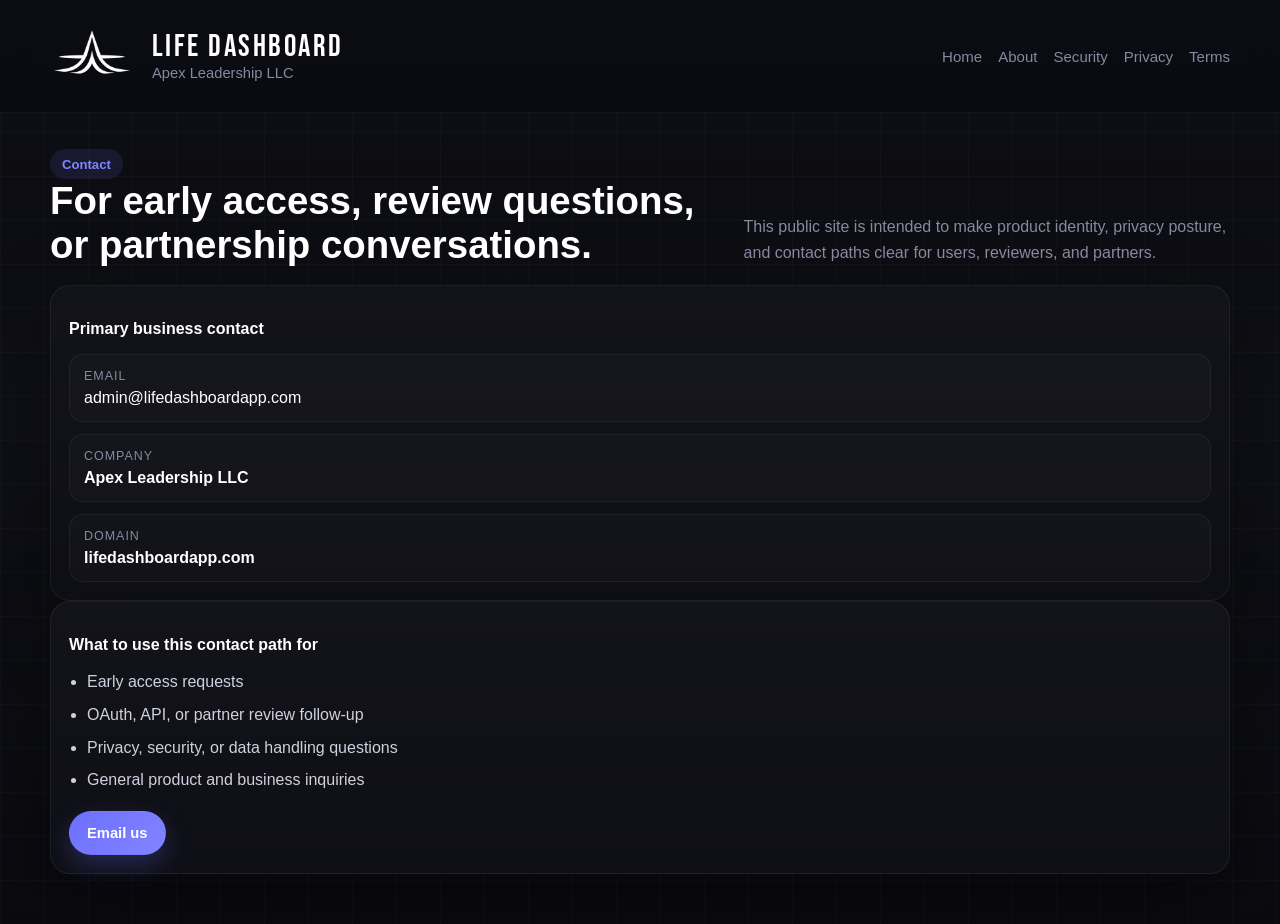
<file: contact.html>
<!DOCTYPE html>
<html lang="en">
<head>
  <meta charset="UTF-8" />
  <meta name="viewport" content="width=device-width, initial-scale=1.0" />
  <title>Contact | Life Dashboard</title>
  <meta name="description" content="Contact Apex Leadership LLC about Life Dashboard." />
  <meta name="theme-color" content="#0A0A0F" />
  <link rel="icon" href="/Logo_background.png?v=20260428" />
  <link rel="preconnect" href="https://fonts.googleapis.com">
  <link rel="preconnect" href="https://fonts.gstatic.com" crossorigin>
  <link href="https://fonts.googleapis.com/css2?family=Bebas+Neue&family=Rajdhani:wght@500;600;700&display=swap" rel="stylesheet">
  <link rel="stylesheet" href="/styles.css?v=20260425" />
</head>
<body>
  <header class="topbar">
    <div class="topbar-inner">
      <a class="brand" href="/">
        <img src="/Logo_transparent.png?v=20260428" alt="Life Dashboard logo" />
        <div class="brand-copy">
          <span class="brand-mark">Life Dashboard</span>
          <span class="brand-sub">Apex Leadership LLC</span>
        </div>
      </a>
      <nav class="nav-links" aria-label="Primary">
        <a href="/">Home</a>
        <a href="/about">About</a>
        <a href="/security">Security</a>
        <a href="/privacy">Privacy</a>
        <a href="/terms">Terms</a>
      </nav>
    </div>
  </header>

  <main class="legal-page">
    <div class="wrap">
      <div class="section-head">
        <div>
          <span class="eyebrow">Contact</span>
          <h2>For early access, review questions, or partnership conversations.</h2>
        </div>
        <p>
          This public site is intended to make product identity, privacy posture, and contact paths clear for users,
          reviewers, and partners.
        </p>
      </div>

      <div class="contact-grid">
        <article class="contact-card">
          <h3>Primary business contact</h3>
          <div class="contact-list">
            <div class="contact-row">
              <span>Email</span>
              <a href="mailto:admin@lifedashboardapp.com">admin@lifedashboardapp.com</a>
            </div>
            <div class="contact-row">
              <span>Company</span>
              <strong>Apex Leadership LLC</strong>
            </div>
            <div class="contact-row">
              <span>Domain</span>
              <strong>lifedashboardapp.com</strong>
            </div>
          </div>
        </article>

        <article class="contact-card">
          <h3>What to use this contact path for</h3>
          <ul>
            <li>Early access requests</li>
            <li>OAuth, API, or partner review follow-up</li>
            <li>Privacy, security, or data handling questions</li>
            <li>General product and business inquiries</li>
          </ul>
          <div class="hero-actions" style="margin-top:18px">
          <a class="button primary" href="mailto:admin@lifedashboardapp.com?subject=Life%20Dashboard%20inquiry">Email us</a>
          </div>
        </article>
      </div>
    </div>
  </main>
</body>
</html>
</file>
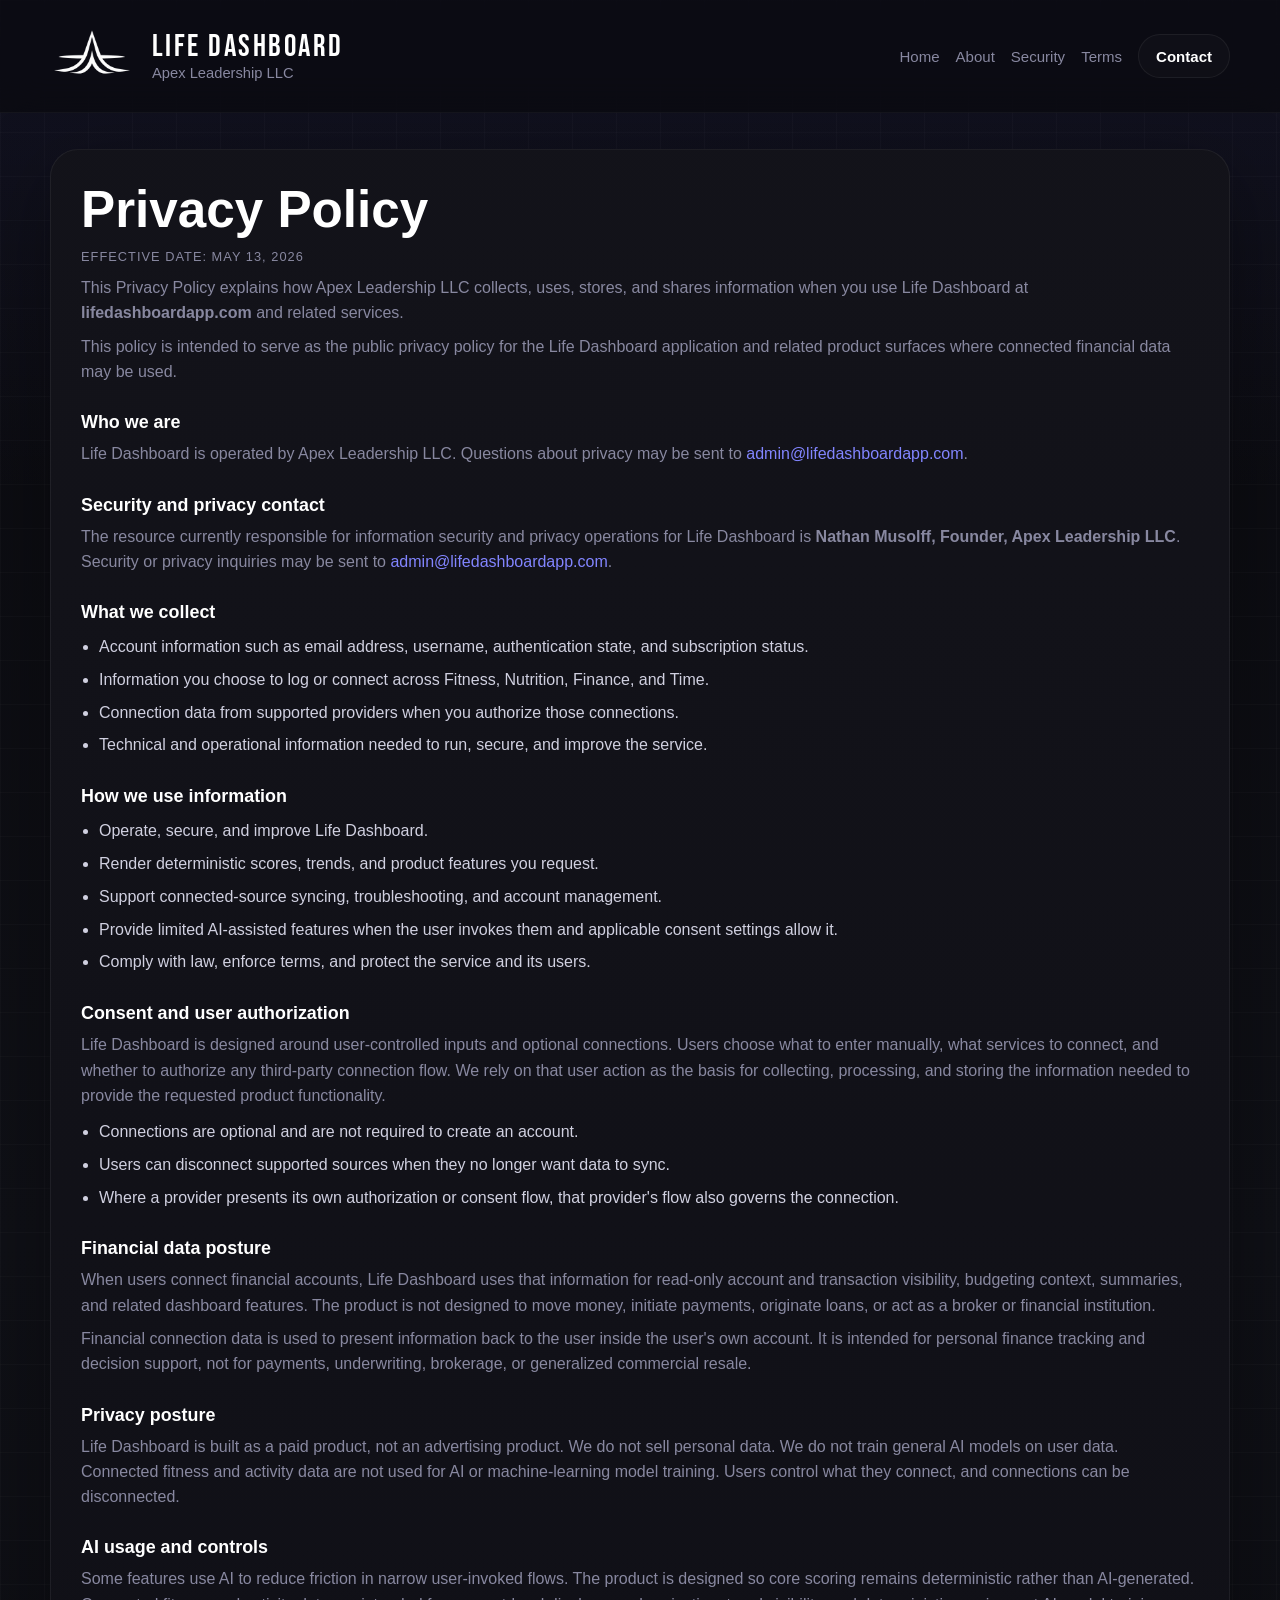
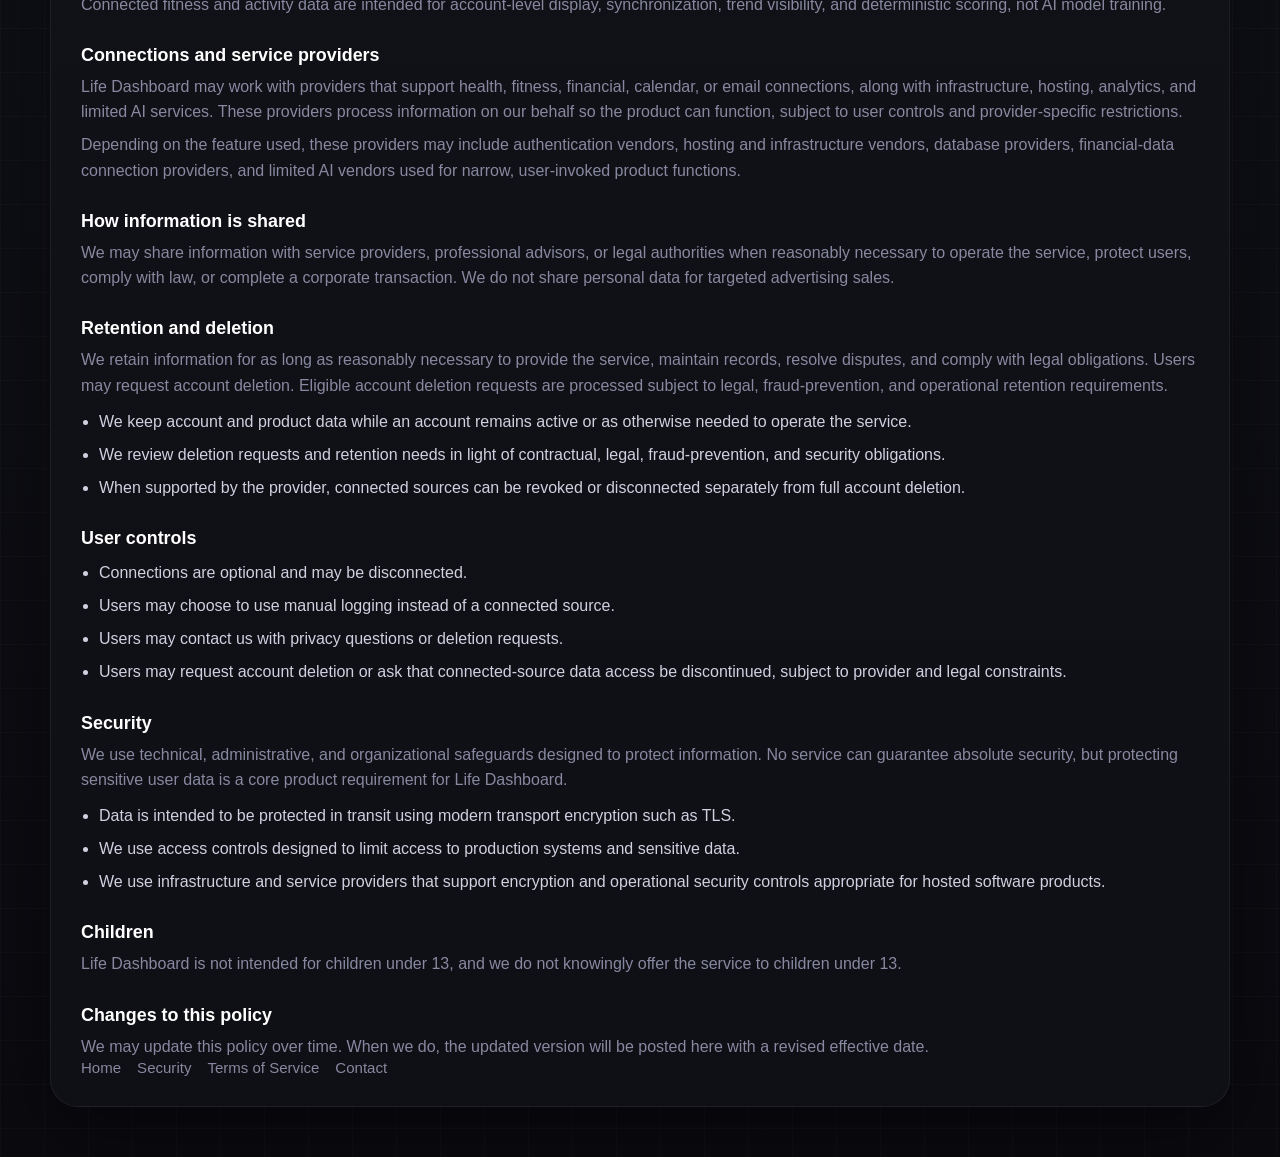
<file: privacy.html>
<!DOCTYPE html>
<html lang="en">
<head>
  <meta charset="UTF-8" />
  <meta name="viewport" content="width=device-width, initial-scale=1.0" />
  <title>Privacy Policy | Life Dashboard</title>
  <meta name="description" content="Privacy Policy for Life Dashboard, operated by Apex Leadership LLC." />
  <meta name="theme-color" content="#0A0A0F" />
  <link rel="icon" href="/Logo_background.png?v=20260428" />
  <link rel="preconnect" href="https://fonts.googleapis.com">
  <link rel="preconnect" href="https://fonts.gstatic.com" crossorigin>
  <link href="https://fonts.googleapis.com/css2?family=Bebas+Neue&family=Rajdhani:wght@500;600;700&display=swap" rel="stylesheet">
  <link rel="stylesheet" href="/styles.css?v=20260425" />
</head>
<body>
  <header class="topbar">
    <div class="topbar-inner">
      <a class="brand" href="/">
        <img src="/Logo_transparent.png?v=20260428" alt="Life Dashboard logo" />
        <div class="brand-copy">
          <span class="brand-mark">Life Dashboard</span>
          <span class="brand-sub">Apex Leadership LLC</span>
        </div>
      </a>
      <nav class="nav-links" aria-label="Primary">
        <a href="/">Home</a>
        <a href="/about">About</a>
        <a href="/security">Security</a>
        <a href="/terms">Terms</a>
        <a class="button secondary" href="/contact">Contact</a>
      </nav>
    </div>
  </header>

  <main class="legal-page">
    <div class="wrap legal-shell">
      <h1>Privacy Policy</h1>
      <p class="legal-meta">Effective date: May 13, 2026</p>

      <p>
        This Privacy Policy explains how Apex Leadership LLC collects, uses, stores, and shares information when you use
        Life Dashboard at <strong>lifedashboardapp.com</strong> and related services.
      </p>
      <p>
        This policy is intended to serve as the public privacy policy for the Life Dashboard application and related
        product surfaces where connected financial data may be used.
      </p>

      <h2>Who we are</h2>
      <p>
        Life Dashboard is operated by Apex Leadership LLC. Questions about privacy may be sent to
        <a class="text-link" href="mailto:admin@lifedashboardapp.com">admin@lifedashboardapp.com</a>.
      </p>

      <h2>Security and privacy contact</h2>
      <p>
        The resource currently responsible for information security and privacy operations for Life Dashboard is
        <strong>Nathan Musolff, Founder, Apex Leadership LLC</strong>. Security or privacy inquiries may be sent to
        <a class="text-link" href="mailto:admin@lifedashboardapp.com">admin@lifedashboardapp.com</a>.
      </p>

      <h2>What we collect</h2>
      <ul>
        <li>Account information such as email address, username, authentication state, and subscription status.</li>
        <li>Information you choose to log or connect across Fitness, Nutrition, Finance, and Time.</li>
        <li>Connection data from supported providers when you authorize those connections.</li>
        <li>Technical and operational information needed to run, secure, and improve the service.</li>
      </ul>

      <h2>How we use information</h2>
      <ul>
        <li>Operate, secure, and improve Life Dashboard.</li>
        <li>Render deterministic scores, trends, and product features you request.</li>
        <li>Support connected-source syncing, troubleshooting, and account management.</li>
        <li>Provide limited AI-assisted features when the user invokes them and applicable consent settings allow it.</li>
        <li>Comply with law, enforce terms, and protect the service and its users.</li>
      </ul>

      <h2>Consent and user authorization</h2>
      <p>
        Life Dashboard is designed around user-controlled inputs and optional connections. Users choose what to enter
        manually, what services to connect, and whether to authorize any third-party connection flow. We rely on that
        user action as the basis for collecting, processing, and storing the information needed to provide the requested
        product functionality.
      </p>
      <ul>
        <li>Connections are optional and are not required to create an account.</li>
        <li>Users can disconnect supported sources when they no longer want data to sync.</li>
        <li>Where a provider presents its own authorization or consent flow, that provider's flow also governs the connection.</li>
      </ul>

      <h2>Financial data posture</h2>
      <p>
        When users connect financial accounts, Life Dashboard uses that information for read-only account and transaction
        visibility, budgeting context, summaries, and related dashboard features. The product is not designed to move
        money, initiate payments, originate loans, or act as a broker or financial institution.
      </p>
      <p>
        Financial connection data is used to present information back to the user inside the user's own account. It is
        intended for personal finance tracking and decision support, not for payments, underwriting, brokerage, or
        generalized commercial resale.
      </p>

      <h2>Privacy posture</h2>
      <p>
        Life Dashboard is built as a paid product, not an advertising product. We do not sell personal data. We do not
        train general AI models on user data. Connected fitness and activity data are not used for AI or machine-learning
        model training. Users control what they connect, and connections can be disconnected.
      </p>
      <h2>AI usage and controls</h2>
      <p>
        Some features use AI to reduce friction in narrow user-invoked flows. The product is designed so core scoring
        remains deterministic rather than AI-generated. Connected fitness and activity data are intended for account-level
        display, synchronization, trend visibility, and deterministic scoring, not AI model training.
      </p>

      <h2>Connections and service providers</h2>
      <p>
        Life Dashboard may work with providers that support health, fitness, financial, calendar, or email connections,
        along with infrastructure, hosting, analytics, and limited AI services. These providers process information on our
        behalf so the product can function, subject to user controls and provider-specific restrictions.
      </p>
      <p>
        Depending on the feature used, these providers may include authentication vendors, hosting and infrastructure
        vendors, database providers, financial-data connection providers, and limited AI vendors used for narrow,
        user-invoked product functions.
      </p>

      <h2>How information is shared</h2>
      <p>
        We may share information with service providers, professional advisors, or legal authorities when reasonably
        necessary to operate the service, protect users, comply with law, or complete a corporate transaction. We do not
        share personal data for targeted advertising sales.
      </p>

      <h2>Retention and deletion</h2>
      <p>
        We retain information for as long as reasonably necessary to provide the service, maintain records, resolve disputes,
        and comply with legal obligations. Users may request account deletion. Eligible account deletion requests are
        processed subject to legal, fraud-prevention, and operational retention requirements.
      </p>
      <ul>
        <li>We keep account and product data while an account remains active or as otherwise needed to operate the service.</li>
        <li>We review deletion requests and retention needs in light of contractual, legal, fraud-prevention, and security obligations.</li>
        <li>When supported by the provider, connected sources can be revoked or disconnected separately from full account deletion.</li>
      </ul>

      <h2>User controls</h2>
      <ul>
        <li>Connections are optional and may be disconnected.</li>
        <li>Users may choose to use manual logging instead of a connected source.</li>
        <li>Users may contact us with privacy questions or deletion requests.</li>
        <li>Users may request account deletion or ask that connected-source data access be discontinued, subject to provider and legal constraints.</li>
      </ul>

      <h2>Security</h2>
      <p>
        We use technical, administrative, and organizational safeguards designed to protect information. No service can
        guarantee absolute security, but protecting sensitive user data is a core product requirement for Life Dashboard.
      </p>
      <ul>
        <li>Data is intended to be protected in transit using modern transport encryption such as TLS.</li>
        <li>We use access controls designed to limit access to production systems and sensitive data.</li>
        <li>We use infrastructure and service providers that support encryption and operational security controls appropriate for hosted software products.</li>
      </ul>

      <h2>Children</h2>
      <p>
        Life Dashboard is not intended for children under 13, and we do not knowingly offer the service to children under 13.
      </p>

      <h2>Changes to this policy</h2>
      <p>
        We may update this policy over time. When we do, the updated version will be posted here with a revised effective date.
      </p>

      <div class="legal-links">
        <a href="/">Home</a>
        <a href="/security">Security</a>
        <a href="/terms">Terms of Service</a>
        <a href="/contact">Contact</a>
      </div>
    </div>
  </main>
</body>
</html>
</file>
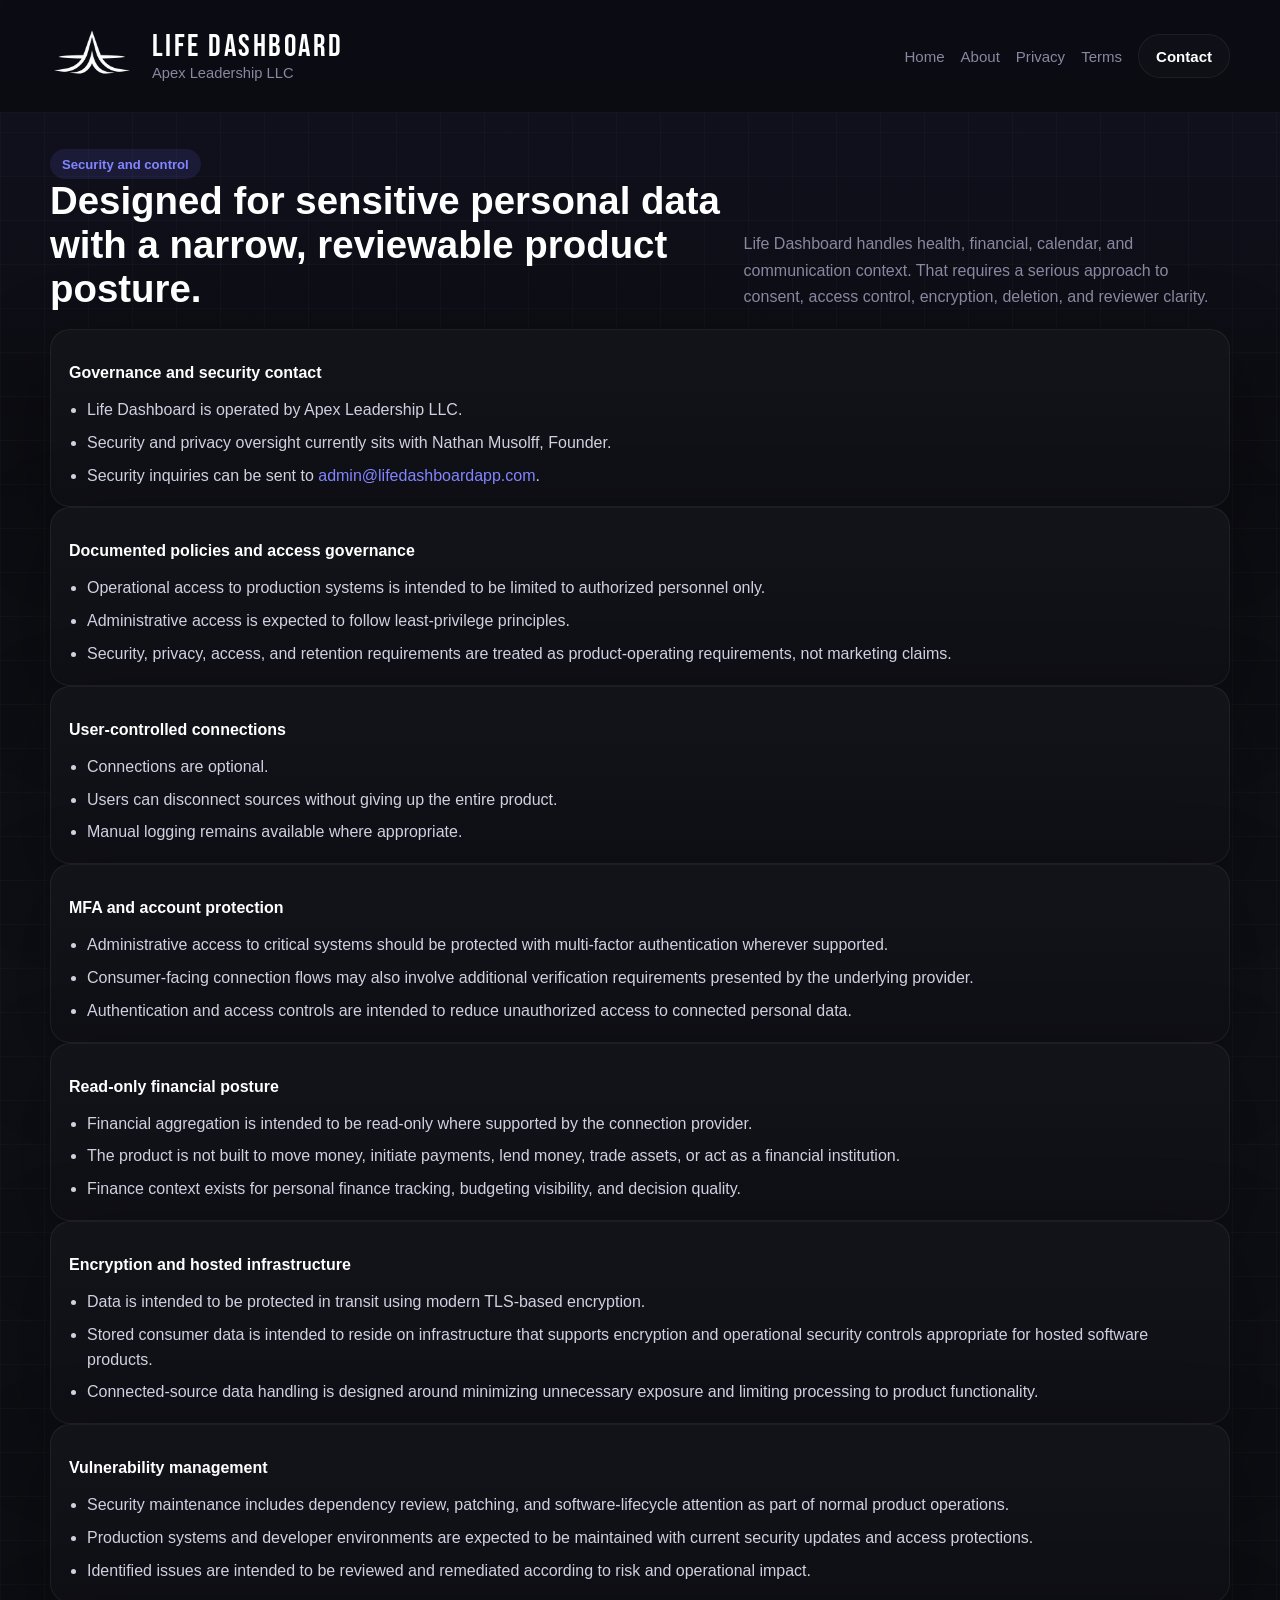
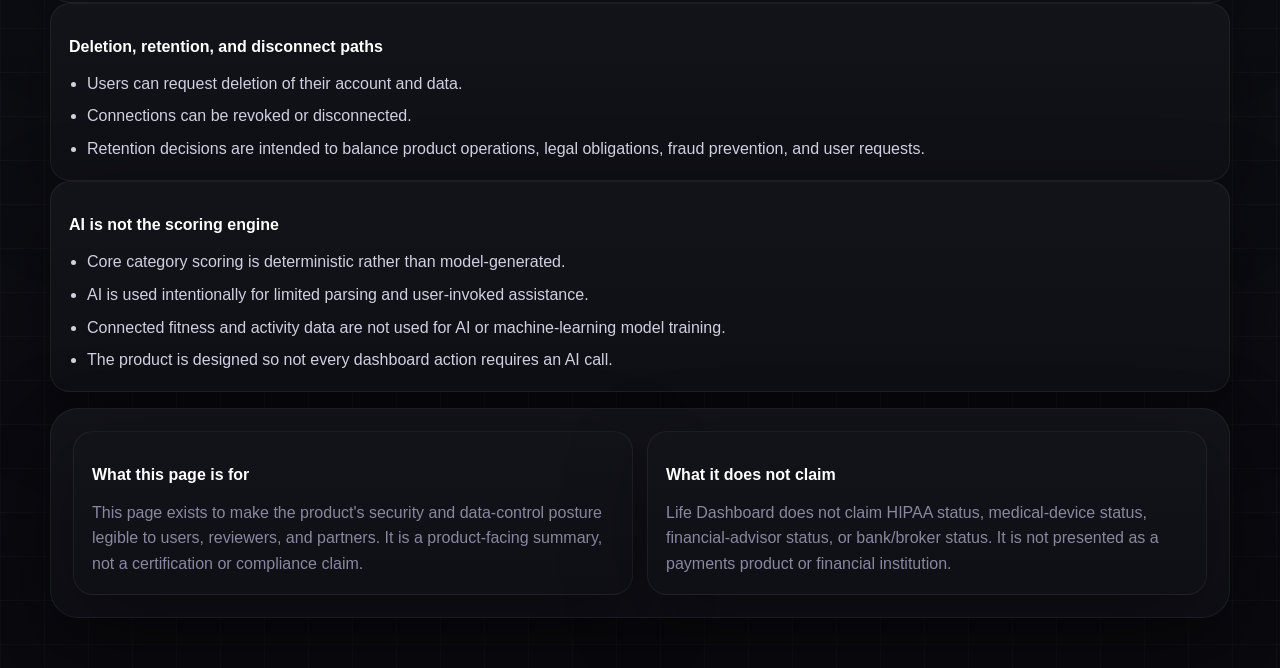
<file: security.html>
<!DOCTYPE html>
<html lang="en">
<head>
  <meta charset="UTF-8" />
  <meta name="viewport" content="width=device-width, initial-scale=1.0" />
  <title>Security & Data Controls | Life Dashboard</title>
  <meta name="description" content="Security and data control overview for Life Dashboard." />
  <meta name="theme-color" content="#0A0A0F" />
  <link rel="icon" href="/Logo_background.png?v=20260428" />
  <link rel="preconnect" href="https://fonts.googleapis.com">
  <link rel="preconnect" href="https://fonts.gstatic.com" crossorigin>
  <link href="https://fonts.googleapis.com/css2?family=Bebas+Neue&family=Rajdhani:wght@500;600;700&display=swap" rel="stylesheet">
  <link rel="stylesheet" href="/styles.css?v=20260425" />
</head>
<body>
  <header class="topbar">
    <div class="topbar-inner">
      <a class="brand" href="/">
        <img src="/Logo_transparent.png?v=20260428" alt="Life Dashboard logo" />
        <div class="brand-copy">
          <span class="brand-mark">Life Dashboard</span>
          <span class="brand-sub">Apex Leadership LLC</span>
        </div>
      </a>
      <nav class="nav-links" aria-label="Primary">
        <a href="/">Home</a>
        <a href="/about">About</a>
        <a href="/privacy">Privacy</a>
        <a href="/terms">Terms</a>
        <a class="button secondary" href="/contact">Contact</a>
      </nav>
    </div>
  </header>

  <main class="legal-page">
    <div class="wrap">
      <div class="section-head">
        <div>
          <span class="eyebrow">Security and control</span>
          <h2>Designed for sensitive personal data with a narrow, reviewable product posture.</h2>
        </div>
        <p>
          Life Dashboard handles health, financial, calendar, and communication context. That requires a serious approach
          to consent, access control, encryption, deletion, and reviewer clarity.
        </p>
      </div>

      <div class="security-grid">
        <article class="security-card">
          <h3>Governance and security contact</h3>
          <ul>
            <li>Life Dashboard is operated by Apex Leadership LLC.</li>
            <li>Security and privacy oversight currently sits with Nathan Musolff, Founder.</li>
            <li>Security inquiries can be sent to <a class="text-link" href="mailto:admin@lifedashboardapp.com">admin@lifedashboardapp.com</a>.</li>
          </ul>
        </article>

        <article class="security-card">
          <h3>Documented policies and access governance</h3>
          <ul>
            <li>Operational access to production systems is intended to be limited to authorized personnel only.</li>
            <li>Administrative access is expected to follow least-privilege principles.</li>
            <li>Security, privacy, access, and retention requirements are treated as product-operating requirements, not marketing claims.</li>
          </ul>
        </article>

        <article class="security-card">
          <h3>User-controlled connections</h3>
          <ul>
            <li>Connections are optional.</li>
            <li>Users can disconnect sources without giving up the entire product.</li>
            <li>Manual logging remains available where appropriate.</li>
          </ul>
        </article>

        <article class="security-card">
          <h3>MFA and account protection</h3>
          <ul>
            <li>Administrative access to critical systems should be protected with multi-factor authentication wherever supported.</li>
            <li>Consumer-facing connection flows may also involve additional verification requirements presented by the underlying provider.</li>
            <li>Authentication and access controls are intended to reduce unauthorized access to connected personal data.</li>
          </ul>
        </article>

        <article class="security-card">
          <h3>Read-only financial posture</h3>
          <ul>
            <li>Financial aggregation is intended to be read-only where supported by the connection provider.</li>
            <li>The product is not built to move money, initiate payments, lend money, trade assets, or act as a financial institution.</li>
            <li>Finance context exists for personal finance tracking, budgeting visibility, and decision quality.</li>
          </ul>
        </article>

        <article class="security-card">
          <h3>Encryption and hosted infrastructure</h3>
          <ul>
            <li>Data is intended to be protected in transit using modern TLS-based encryption.</li>
            <li>Stored consumer data is intended to reside on infrastructure that supports encryption and operational security controls appropriate for hosted software products.</li>
            <li>Connected-source data handling is designed around minimizing unnecessary exposure and limiting processing to product functionality.</li>
          </ul>
        </article>

        <article class="security-card">
          <h3>Vulnerability management</h3>
          <ul>
            <li>Security maintenance includes dependency review, patching, and software-lifecycle attention as part of normal product operations.</li>
            <li>Production systems and developer environments are expected to be maintained with current security updates and access protections.</li>
            <li>Identified issues are intended to be reviewed and remediated according to risk and operational impact.</li>
          </ul>
        </article>

        <article class="security-card">
          <h3>Deletion, retention, and disconnect paths</h3>
          <ul>
            <li>Users can request deletion of their account and data.</li>
            <li>Connections can be revoked or disconnected.</li>
            <li>Retention decisions are intended to balance product operations, legal obligations, fraud prevention, and user requests.</li>
          </ul>
        </article>

        <article class="security-card">
          <h3>AI is not the scoring engine</h3>
          <ul>
            <li>Core category scoring is deterministic rather than model-generated.</li>
            <li>AI is used intentionally for limited parsing and user-invoked assistance.</li>
            <li>Connected fitness and activity data are not used for AI or machine-learning model training.</li>
            <li>The product is designed so not every dashboard action requires an AI call.</li>
          </ul>
        </article>
      </div>

      <div class="panel" style="margin-top:16px">
        <div class="faq-grid">
          <article class="faq-card">
            <h3>What this page is for</h3>
            <p>
              This page exists to make the product's security and data-control posture legible to users, reviewers, and
              partners. It is a product-facing summary, not a certification or compliance claim.
            </p>
          </article>
          <article class="faq-card">
            <h3>What it does not claim</h3>
            <p>
              Life Dashboard does not claim HIPAA status, medical-device status, financial-advisor status, or bank/broker
              status. It is not presented as a payments product or financial institution.
            </p>
          </article>
        </div>
      </div>
    </div>
  </main>
</body>
</html>
</file>
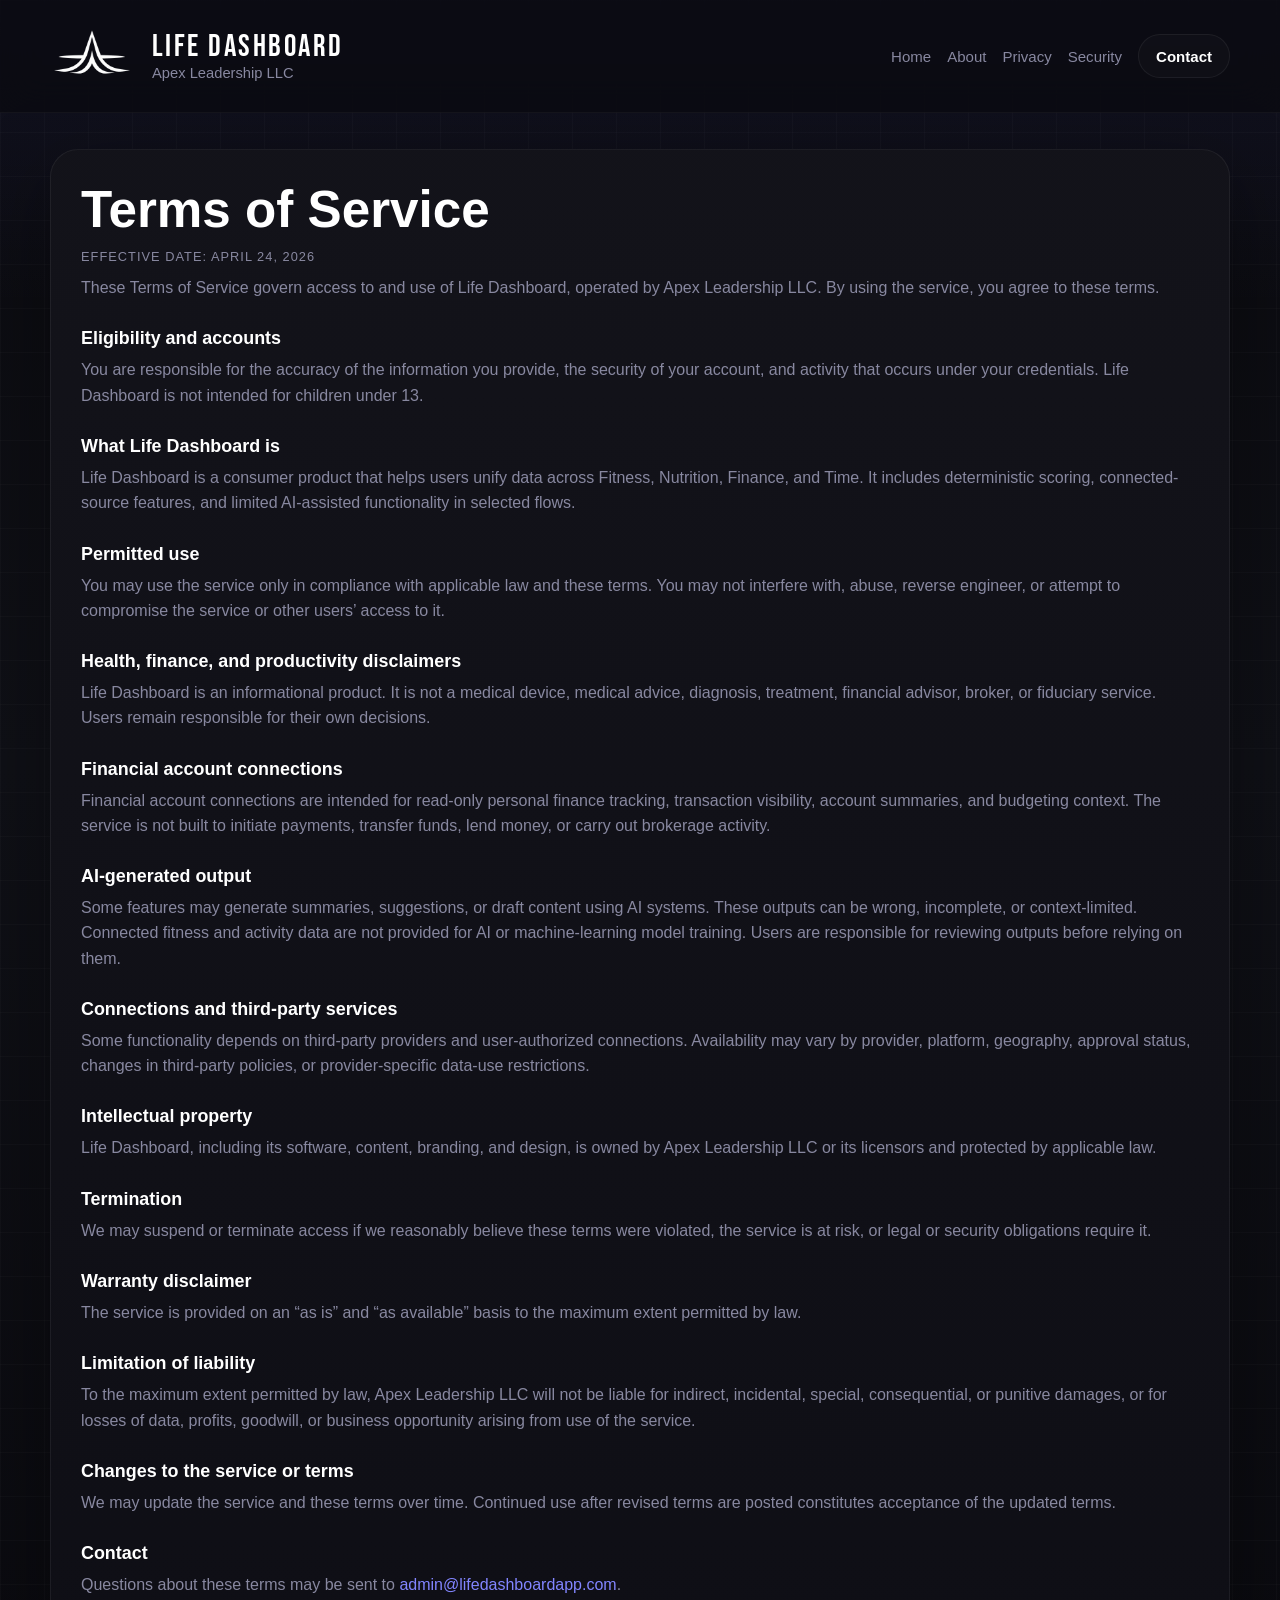
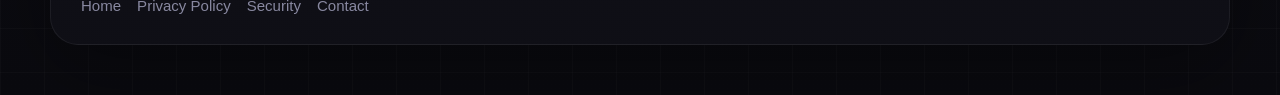
<file: terms.html>
<!DOCTYPE html>
<html lang="en">
<head>
  <meta charset="UTF-8" />
  <meta name="viewport" content="width=device-width, initial-scale=1.0" />
  <title>Terms of Service | Life Dashboard</title>
  <meta name="description" content="Terms of Service for Life Dashboard, operated by Apex Leadership LLC." />
  <meta name="theme-color" content="#0A0A0F" />
  <link rel="icon" href="/Logo_background.png?v=20260428" />
  <link rel="preconnect" href="https://fonts.googleapis.com">
  <link rel="preconnect" href="https://fonts.gstatic.com" crossorigin>
  <link href="https://fonts.googleapis.com/css2?family=Bebas+Neue&family=Rajdhani:wght@500;600;700&display=swap" rel="stylesheet">
  <link rel="stylesheet" href="/styles.css?v=20260425" />
</head>
<body>
  <header class="topbar">
    <div class="topbar-inner">
      <a class="brand" href="/">
        <img src="/Logo_transparent.png?v=20260428" alt="Life Dashboard logo" />
        <div class="brand-copy">
          <span class="brand-mark">Life Dashboard</span>
          <span class="brand-sub">Apex Leadership LLC</span>
        </div>
      </a>
      <nav class="nav-links" aria-label="Primary">
        <a href="/">Home</a>
        <a href="/about">About</a>
        <a href="/privacy">Privacy</a>
        <a href="/security">Security</a>
        <a class="button secondary" href="/contact">Contact</a>
      </nav>
    </div>
  </header>

  <main class="legal-page">
    <div class="wrap legal-shell">
      <h1>Terms of Service</h1>
      <p class="legal-meta">Effective date: April 24, 2026</p>

      <p>
        These Terms of Service govern access to and use of Life Dashboard, operated by Apex Leadership LLC. By using the
        service, you agree to these terms.
      </p>

      <h2>Eligibility and accounts</h2>
      <p>
        You are responsible for the accuracy of the information you provide, the security of your account, and activity
        that occurs under your credentials. Life Dashboard is not intended for children under 13.
      </p>

      <h2>What Life Dashboard is</h2>
      <p>
        Life Dashboard is a consumer product that helps users unify data across Fitness, Nutrition, Finance, and Time.
        It includes deterministic scoring, connected-source features, and limited AI-assisted functionality in selected flows.
      </p>

      <h2>Permitted use</h2>
      <p>
        You may use the service only in compliance with applicable law and these terms. You may not interfere with, abuse,
        reverse engineer, or attempt to compromise the service or other users’ access to it.
      </p>

      <h2>Health, finance, and productivity disclaimers</h2>
      <p>
        Life Dashboard is an informational product. It is not a medical device, medical advice, diagnosis, treatment,
        financial advisor, broker, or fiduciary service. Users remain responsible for their own decisions.
      </p>

      <h2>Financial account connections</h2>
      <p>
        Financial account connections are intended for read-only personal finance tracking, transaction visibility, account
        summaries, and budgeting context. The service is not built to initiate payments, transfer funds, lend money, or
        carry out brokerage activity.
      </p>

      <h2>AI-generated output</h2>
      <p>
        Some features may generate summaries, suggestions, or draft content using AI systems. These outputs can be wrong,
        incomplete, or context-limited. Connected fitness and activity data are not provided for AI or machine-learning
        model training. Users are responsible for reviewing outputs before relying on them.
      </p>
      <h2>Connections and third-party services</h2>
      <p>
        Some functionality depends on third-party providers and user-authorized connections. Availability may vary by
        provider, platform, geography, approval status, changes in third-party policies, or provider-specific data-use
        restrictions.
      </p>
      <h2>Intellectual property</h2>
      <p>
        Life Dashboard, including its software, content, branding, and design, is owned by Apex Leadership LLC or its
        licensors and protected by applicable law.
      </p>

      <h2>Termination</h2>
      <p>
        We may suspend or terminate access if we reasonably believe these terms were violated, the service is at risk, or
        legal or security obligations require it.
      </p>

      <h2>Warranty disclaimer</h2>
      <p>
        The service is provided on an “as is” and “as available” basis to the maximum extent permitted by law.
      </p>

      <h2>Limitation of liability</h2>
      <p>
        To the maximum extent permitted by law, Apex Leadership LLC will not be liable for indirect, incidental, special,
        consequential, or punitive damages, or for losses of data, profits, goodwill, or business opportunity arising from
        use of the service.
      </p>

      <h2>Changes to the service or terms</h2>
      <p>
        We may update the service and these terms over time. Continued use after revised terms are posted constitutes
        acceptance of the updated terms.
      </p>

      <h2>Contact</h2>
      <p>
        Questions about these terms may be sent to
        <a class="text-link" href="mailto:admin@lifedashboardapp.com">admin@lifedashboardapp.com</a>.
      </p>

      <div class="legal-links">
        <a href="/">Home</a>
        <a href="/privacy">Privacy Policy</a>
        <a href="/security">Security</a>
        <a href="/contact">Contact</a>
      </div>
    </div>
  </main>
</body>
</html>
</file>
<file: styles.css>
:root {
  --bg: #0a0a0f;
  --bg-2: #0f1016;
  --surface: #13131a;
  --surface-2: #1c1c26;
  --surface-3: #242432;
  --border: rgba(255, 255, 255, 0.06);
  --border-strong: rgba(108, 111, 255, 0.24);
  --accent: #6c6fff;
  --accent-2: #8285ff;
  --text: #ffffff;
  --body: #d0d0e0;
  --muted: #8888a0;
  --subtle: #555570;
  --green: #34d87a;
  --amber: #f5a623;
  --danger: #ff4d4d;
  --radius-xl: 28px;
  --radius-lg: 20px;
  --radius-md: 14px;
  --radius-sm: 10px;
  --radius-pill: 999px;
  --shadow: 0 24px 80px rgba(0, 0, 0, 0.35);
  --wrap: min(1180px, calc(100% - 32px));
}

*,
*::before,
*::after {
  box-sizing: border-box;
}

html {
  scroll-behavior: smooth;
}

body {
  margin: 0;
  color: var(--body);
  font-family: -apple-system, BlinkMacSystemFont, "SF Pro Display", "SF Pro Text", "Segoe UI", sans-serif;
  background:
    linear-gradient(180deg, rgba(108, 111, 255, 0.08), transparent 18%),
    linear-gradient(90deg, rgba(255, 255, 255, 0.018) 1px, transparent 1px),
    linear-gradient(180deg, rgba(255, 255, 255, 0.018) 1px, transparent 1px),
    linear-gradient(180deg, var(--bg) 0%, var(--bg-2) 45%, var(--bg) 100%);
  background-size: auto, 44px 44px, 44px 44px, auto;
  -webkit-font-smoothing: antialiased;
  -moz-osx-font-smoothing: grayscale;
}

a {
  color: inherit;
  text-decoration: none;
}

img {
  display: block;
  max-width: 100%;
}

.wrap {
  width: var(--wrap);
  margin: 0 auto;
}

.topbar {
  position: sticky;
  top: 0;
  z-index: 50;
  backdrop-filter: blur(18px);
  background: rgba(10, 10, 15, 0.74);
  border-bottom: 1px solid rgba(255, 255, 255, 0.04);
}

.topbar-inner {
  width: var(--wrap);
  margin: 0 auto;
  min-height: 112px;
  display: flex;
  align-items: center;
  justify-content: space-between;
  gap: 20px;
}

.brand {
  display: inline-flex;
  align-items: center;
  gap: 18px;
  min-width: 0;
}

.brand img {
  width: 84px;
  height: 84px;
  object-fit: contain;
}

.brand-copy {
  display: grid;
  gap: 2px;
}

.brand-mark {
  color: var(--text);
  font-family: "Bebas Neue", "Rajdhani", sans-serif;
  font-size: 1.95rem;
  line-height: 1;
  letter-spacing: 0.08em;
}

.brand-sub {
  color: var(--muted);
  font-size: 0.92rem;
}

.nav-links,
.footer-links,
.legal-links {
  display: flex;
  flex-wrap: wrap;
  align-items: center;
  gap: 16px;
}

.nav-links a,
.footer-links a,
.legal-links a {
  color: var(--muted);
  font-size: 0.94rem;
}

.nav-links a:hover,
.footer-links a:hover,
.legal-links a:hover {
  color: var(--text);
}

.button {
  display: inline-flex;
  align-items: center;
  justify-content: center;
  min-height: 44px;
  padding: 0 17px;
  border-radius: var(--radius-pill);
  border: 1px solid transparent;
  font-size: 0.92rem;
  font-weight: 700;
  transition: transform 160ms ease, border-color 160ms ease, background 160ms ease;
}

.button:hover {
  transform: translateY(-1px);
}

.button.primary {
  background: linear-gradient(135deg, var(--accent), var(--accent-2));
  color: #fff;
  box-shadow: 0 10px 26px rgba(108, 111, 255, 0.26);
}

.button.secondary {
  border-color: var(--border);
  color: var(--text);
  background: rgba(255, 255, 255, 0.02);
}

.eyebrow {
  display: inline-flex;
  align-items: center;
  min-height: 30px;
  padding: 0 12px;
  border-radius: var(--radius-pill);
  background: rgba(108, 111, 255, 0.12);
  color: var(--accent-2);
  font-size: 0.82rem;
  font-weight: 700;
}

.hero {
  padding: 56px 0 28px;
}

.hero-shell {
  display: grid;
  grid-template-columns: minmax(0, 0.92fr) minmax(420px, 1.08fr);
  gap: 28px;
  align-items: stretch;
}

.hero-copy,
.hero-stage,
.panel,
.legal-shell,
.about-card,
.contact-card,
.security-card,
.faq-card {
  border: 1px solid var(--border);
  background: linear-gradient(180deg, rgba(19, 19, 26, 0.98), rgba(15, 15, 22, 0.98));
  box-shadow: var(--shadow);
}

.hero-copy,
.hero-stage,
.panel {
  border-radius: var(--radius-xl);
}

.hero-copy {
  padding: 42px;
  position: relative;
  overflow: hidden;
}

.hero-copy::before {
  content: "";
  position: absolute;
  inset: -20% 36% 48% -12%;
  background: radial-gradient(circle, rgba(108, 111, 255, 0.18), transparent 64%);
  pointer-events: none;
}

.hero h1,
.section-head h2,
.legal-shell h1,
.legal-shell h2 {
  margin: 0;
  color: var(--text);
}

.hero h1 {
  margin-top: 18px;
  max-width: 11.5ch;
  font-size: clamp(2.8rem, 5vw, 4.8rem);
  line-height: 0.9;
  font-weight: 800;
  letter-spacing: -0.02em;
}

.hero-lede {
  margin-top: 18px;
  max-width: 57ch;
  font-size: 1.06rem;
  line-height: 1.76;
}

.hero-actions {
  display: flex;
  gap: 12px;
  flex-wrap: wrap;
  margin-top: 24px;
}

.hero-statline {
  display: grid;
  grid-template-columns: repeat(4, minmax(0, 1fr));
  gap: 12px;
  margin-top: 22px;
}

.hero-stat {
  padding: 14px 14px 12px;
  border-radius: 18px;
  border: 1px solid rgba(255, 255, 255, 0.06);
  background: linear-gradient(180deg, rgba(255, 255, 255, 0.03), rgba(255, 255, 255, 0.015));
}

.hero-stat-value {
  display: block;
  color: var(--text);
  font-size: 1.16rem;
  font-weight: 800;
}

.hero-stat-label {
  display: block;
  margin-top: 5px;
  color: var(--muted);
  font-size: 0.8rem;
  text-transform: uppercase;
  letter-spacing: 0.08em;
}

.hero-points {
  display: grid;
  gap: 12px;
  margin-top: 24px;
}

.hero-point {
  display: grid;
  grid-template-columns: 24px 1fr;
  gap: 12px;
}

.hero-point svg {
  width: 20px;
  height: 20px;
  stroke: var(--accent-2);
  margin-top: 3px;
}

.hero-point strong {
  display: block;
  color: var(--text);
  font-size: 0.95rem;
}

.hero-point span {
  display: block;
  margin-top: 4px;
  color: var(--muted);
  line-height: 1.55;
}

.hero-stage {
  padding: 22px;
  overflow: hidden;
  position: relative;
  min-height: 720px;
}

.hero-stage::before {
  content: "";
  position: absolute;
  inset: 0;
  background-image:
    radial-gradient(circle at 78% 18%, rgba(108, 111, 255, 0.24), transparent 28%),
    linear-gradient(180deg, rgba(255, 255, 255, 0.02), transparent 40%),
    url("/Logo_transparent.png?v=20260428");
  background-repeat: no-repeat, no-repeat, no-repeat;
  background-size: auto, auto, 880px auto;
  background-position: 0 0, 0 0, right -170px top -120px;
  opacity: 0.22;
  pointer-events: none;
}

.hero-stage::after {
  content: "";
  position: absolute;
  inset: 18px;
  border-radius: 26px;
  border: 1px solid rgba(255, 255, 255, 0.04);
  pointer-events: none;
}

.hero-stage > * {
  position: relative;
  z-index: 1;
}

.hero-stage-glow {
  position: absolute;
  border-radius: 999px;
  filter: blur(22px);
  pointer-events: none;
  opacity: 0.7;
}

.hero-stage-glow-a {
  top: 78px;
  right: 74px;
  width: 180px;
  height: 180px;
  background: rgba(108, 111, 255, 0.24);
}

.hero-stage-glow-b {
  bottom: 102px;
  left: 58px;
  width: 140px;
  height: 140px;
  background: rgba(52, 216, 122, 0.12);
}

.hero-float {
  position: absolute;
  z-index: 2;
  display: grid;
  gap: 4px;
  max-width: 230px;
  padding: 14px 16px;
  border-radius: 18px;
  border: 1px solid rgba(255, 255, 255, 0.08);
  background: rgba(11, 12, 19, 0.84);
  box-shadow: 0 24px 50px rgba(0, 0, 0, 0.28);
  backdrop-filter: blur(16px);
}

.hero-float-top {
  top: 84px;
  right: 24px;
}

.hero-float-bottom {
  right: 30px;
  bottom: 32px;
}

.hero-float-label {
  color: var(--muted);
  font-size: 0.72rem;
  text-transform: uppercase;
  letter-spacing: 0.08em;
}

.hero-float strong {
  color: var(--text);
  font-size: 0.94rem;
  line-height: 1.4;
}

.stage-top {
  display: flex;
  align-items: center;
  justify-content: space-between;
  gap: 16px;
  margin-bottom: 18px;
}

.stage-label {
  color: var(--muted);
  font-size: 0.82rem;
  text-transform: uppercase;
  letter-spacing: 0.08em;
}

.stage-status {
  display: inline-flex;
  align-items: center;
  gap: 8px;
  min-height: 30px;
  padding: 0 12px;
  border-radius: var(--radius-pill);
  border: 1px solid rgba(52, 216, 122, 0.18);
  background: rgba(52, 216, 122, 0.08);
  color: var(--green);
  font-size: 0.82rem;
  font-weight: 700;
}

.stage-tabs {
  display: flex;
  gap: 10px;
  flex-wrap: wrap;
}

.stage-tab {
  display: inline-flex;
  align-items: center;
  gap: 8px;
  min-height: 38px;
  padding: 0 12px;
  border-radius: 12px;
  border: 1px solid var(--border);
  background: rgba(255, 255, 255, 0.02);
  color: var(--muted);
  cursor: pointer;
  transition: border-color 160ms ease, background 160ms ease, color 160ms ease, transform 160ms ease;
}

.stage-tab:hover,
.stage-tab[aria-selected="true"] {
  transform: translateY(-1px);
  color: var(--text);
  border-color: var(--border-strong);
  background: rgba(108, 111, 255, 0.12);
}

.stage-tab svg {
  width: 16px;
  height: 16px;
  stroke: currentColor;
}

.stage-grid {
  display: grid;
  grid-template-columns: minmax(0, 1.05fr) minmax(220px, 0.95fr);
  gap: 14px;
  margin-top: 18px;
}

.stage-card,
.stat-card,
.detail-card,
.signal-card,
.proof-card,
.score-card,
.cta-panel {
  border: 1px solid rgba(255, 255, 255, 0.06);
  border-radius: var(--radius-lg);
  background: linear-gradient(180deg, rgba(28, 28, 38, 0.96), rgba(18, 18, 27, 0.96));
}

.stage-card {
  padding: 16px;
}

.stage-card.primary {
  background: linear-gradient(180deg, rgba(108, 111, 255, 0.16), rgba(22, 22, 32, 0.96));
  border-color: var(--border-strong);
}

.stage-card-head {
  display: flex;
  align-items: flex-start;
  justify-content: space-between;
  gap: 12px;
}

.stage-card-kicker,
.panel-kicker,
.legal-meta,
.footer-overline {
  color: var(--muted);
  font-size: 0.8rem;
  text-transform: uppercase;
  letter-spacing: 0.08em;
}

.stage-card-title {
  margin-top: 10px;
  color: var(--text);
  font-size: 1.38rem;
  font-weight: 800;
}

.stage-card-copy {
  margin-top: 8px;
  color: var(--body);
  line-height: 1.6;
  font-size: 0.94rem;
}

.overall-number {
  color: var(--text);
  font-size: 3rem;
  line-height: 1;
  font-weight: 800;
}

.bar-group {
  display: grid;
  gap: 10px;
  margin-top: 16px;
}

.bar-row {
  display: grid;
  grid-template-columns: 86px 1fr 34px;
  gap: 10px;
  align-items: center;
}

.bar-row strong {
  color: var(--text);
  font-size: 0.84rem;
  letter-spacing: 0.02em;
}

.bar-track {
  height: 8px;
  border-radius: var(--radius-pill);
  background: var(--surface-3);
  overflow: hidden;
}

.bar-fill {
  display: block;
  height: 100%;
  width: 0;
  border-radius: inherit;
  background: linear-gradient(90deg, var(--accent), var(--accent-2));
  transition: width 620ms cubic-bezier(.2,.9,.2,1);
}

.bar-value {
  color: var(--muted);
  font-size: 0.82rem;
  text-align: right;
}

.stage-side {
  display: grid;
  gap: 12px;
}

.stat-card,
.detail-card,
.signal-card {
  padding: 14px;
}

.stat-card strong,
.detail-card strong,
.signal-card strong,
.proof-card h3,
.about-card h3,
.contact-card h3,
.security-card h3,
.faq-card h3 {
  color: var(--text);
  font-size: 1rem;
}

.stat-number {
  display: block;
  margin-top: 10px;
  color: var(--text);
  font-size: 1.6rem;
  font-weight: 800;
}

.stat-caption,
.detail-card p,
.signal-card p,
.proof-card p,
.about-card p,
.contact-card p,
.security-card p,
.faq-card p,
.legal-shell p {
  margin: 8px 0 0;
  color: var(--muted);
  line-height: 1.58;
}

.signal-stack {
  display: grid;
  gap: 10px;
  margin-top: 12px;
}

.signal-row {
  display: grid;
  grid-template-columns: 76px 1fr;
  gap: 10px;
}

.signal-row strong {
  color: var(--accent-2);
  font-size: 0.78rem;
  text-transform: uppercase;
  letter-spacing: 0.08em;
}

.signal-row span {
  color: var(--muted);
  font-size: 0.86rem;
  line-height: 1.5;
}

.proof-band {
  overflow: hidden;
  border-top: 1px solid rgba(255, 255, 255, 0.04);
  border-bottom: 1px solid rgba(255, 255, 255, 0.04);
  background: linear-gradient(180deg, rgba(255, 255, 255, 0.02), rgba(255, 255, 255, 0.012));
}

.proof-track {
  display: flex;
  gap: 12px;
  padding: 14px 0;
  min-width: max-content;
  animation: ticker 32s linear infinite;
}

.proof-pill {
  display: inline-flex;
  align-items: center;
  gap: 10px;
  min-height: 38px;
  padding: 0 14px;
  border-radius: var(--radius-pill);
  border: 1px solid rgba(255, 255, 255, 0.06);
  background: rgba(255, 255, 255, 0.02);
  color: var(--body);
  white-space: nowrap;
  font-size: 0.9rem;
}

.proof-pill svg {
  width: 16px;
  height: 16px;
  stroke: var(--accent-2);
}

@keyframes ticker {
  from { transform: translateX(0); }
  to { transform: translateX(-33%); }
}

.section {
  padding: 28px 0;
}

.section-featured {
  padding-top: 10px;
}

.section-head {
  display: grid;
  grid-template-columns: minmax(0, 1fr) minmax(260px, 0.72fr);
  gap: 18px;
  align-items: end;
  margin-bottom: 18px;
}

.section-head h2 {
  font-size: clamp(2rem, 3vw, 2.9rem);
  font-weight: 800;
}

.section-head p {
  margin: 0;
  color: var(--muted);
  line-height: 1.66;
}

.panel {
  padding: 22px;
}

.feature-mosaic {
  display: grid;
  grid-template-columns: 1.28fr 1fr 1fr;
  gap: 14px;
}

.feature-panel {
  min-height: 210px;
  padding: 22px;
  border-radius: 24px;
  border: 1px solid rgba(255, 255, 255, 0.06);
  background:
    linear-gradient(180deg, rgba(255, 255, 255, 0.03), rgba(255, 255, 255, 0.015)),
    linear-gradient(180deg, rgba(19, 19, 26, 0.98), rgba(15, 15, 22, 0.98));
  box-shadow: var(--shadow);
}

.feature-panel-wide {
  grid-row: span 2;
  min-height: 434px;
  background:
    radial-gradient(circle at right top, rgba(108, 111, 255, 0.2), transparent 34%),
    linear-gradient(180deg, rgba(255, 255, 255, 0.03), rgba(255, 255, 255, 0.015)),
    linear-gradient(180deg, rgba(19, 19, 26, 0.98), rgba(15, 15, 22, 0.98));
}

.feature-panel-head {
  display: grid;
  gap: 10px;
}

.feature-panel-head strong {
  color: var(--text);
  font-size: 1.4rem;
  line-height: 1.08;
}

.feature-panel p {
  margin: 14px 0 0;
  color: var(--muted);
  line-height: 1.64;
}

.feature-rows {
  display: grid;
  gap: 12px;
  margin-top: 22px;
}

.feature-row {
  display: flex;
  justify-content: space-between;
  gap: 14px;
  padding: 14px 0;
  border-top: 1px solid rgba(255, 255, 255, 0.06);
}

.feature-row span {
  color: var(--muted);
}

.feature-row strong {
  color: var(--text);
  text-align: right;
  font-size: 0.95rem;
}

.three-col,
.four-col,
.two-col,
.footer-grid,
.faq-grid {
  display: grid;
  gap: 14px;
}

.two-col {
  grid-template-columns: repeat(2, minmax(0, 1fr));
}

.three-col {
  grid-template-columns: repeat(3, minmax(0, 1fr));
}

.four-col {
  grid-template-columns: repeat(4, minmax(0, 1fr));
}

.proof-card,
.about-card,
.contact-card,
.security-card,
.faq-card {
  padding: 18px;
  border-radius: var(--radius-lg);
}

.icon-head {
  display: inline-flex;
  align-items: center;
  justify-content: center;
  width: 42px;
  height: 42px;
  border-radius: 14px;
  background: rgba(108, 111, 255, 0.14);
  margin-bottom: 14px;
}

.icon-head svg {
  width: 18px;
  height: 18px;
  stroke: var(--accent-2);
}

.metric-stat {
  display: block;
  margin-top: 14px;
  color: var(--text);
  font-size: 1.62rem;
  font-weight: 800;
}

.metric-hint {
  display: block;
  margin-top: 6px;
  color: var(--muted);
  font-size: 0.84rem;
}

.callout {
  margin-top: 14px;
  padding: 14px 16px;
  border-radius: var(--radius-md);
  border: 1px solid rgba(108, 111, 255, 0.18);
  background: rgba(108, 111, 255, 0.08);
  color: var(--body);
  line-height: 1.6;
}

.cta-panel {
  display: grid;
  grid-template-columns: minmax(0, 1fr) auto;
  gap: 16px;
  align-items: center;
  padding: 22px;
}

.cta-panel h2 {
  margin: 10px 0 0;
  color: var(--text);
  font-size: 2rem;
  font-weight: 800;
}

.footer {
  padding: 28px 0 40px;
}

.footer-shell {
  display: grid;
  gap: 18px;
  padding-top: 22px;
  border-top: 1px solid rgba(255, 255, 255, 0.06);
}

.footer-grid {
  grid-template-columns: 1.2fr 0.8fr 0.8fr;
}

.footer-brand p {
  margin: 8px 0 0;
  max-width: 48ch;
  color: var(--muted);
  line-height: 1.6;
}

.footer-note {
  color: var(--subtle);
  font-size: 0.9rem;
}

.legal-page {
  padding: 36px 0 50px;
}

.legal-shell {
  border-radius: var(--radius-xl);
  padding: 30px;
}

.legal-shell h1 {
  font-size: clamp(2.2rem, 4vw, 3.6rem);
  font-weight: 800;
}

.legal-shell h2 {
  margin-top: 28px;
  font-size: 1.12rem;
  font-weight: 700;
}

.legal-meta {
  margin-top: 10px;
  color: var(--muted);
}

.legal-shell ul,
.about-card ul,
.contact-card ul,
.security-card ul {
  margin: 12px 0 0;
  padding-left: 18px;
  color: var(--body);
}

.legal-shell li,
.about-card li,
.contact-card li,
.security-card li {
  margin-top: 8px;
  line-height: 1.55;
}

.contact-list {
  display: grid;
  gap: 12px;
  margin-top: 16px;
}

.contact-row {
  padding: 14px;
  border-radius: var(--radius-md);
  background: rgba(255, 255, 255, 0.02);
  border: 1px solid rgba(255, 255, 255, 0.05);
}

.contact-row span {
  display: block;
  color: var(--muted);
  font-size: 0.78rem;
  text-transform: uppercase;
  letter-spacing: 0.08em;
}

.contact-row strong,
.contact-row a {
  display: block;
  margin-top: 6px;
  color: var(--text);
}

.faq-grid {
  grid-template-columns: repeat(2, minmax(0, 1fr));
}

.text-link {
  color: var(--accent-2);
}

@media (max-width: 1080px) {
  .hero-shell,
  .section-head,
  .stage-grid,
  .feature-mosaic,
  .two-col,
  .three-col,
  .four-col,
  .cta-panel,
  .footer-grid,
  .faq-grid {
    grid-template-columns: 1fr;
  }

  .hero h1 {
    max-width: none;
  }

  .hero-statline {
    grid-template-columns: repeat(2, minmax(0, 1fr));
  }

  .hero-stage {
    min-height: auto;
  }

  .hero-float {
    position: relative;
    top: auto;
    right: auto;
    bottom: auto;
    left: auto;
    max-width: none;
    margin-bottom: 14px;
  }

  .feature-panel-wide {
    grid-row: auto;
    min-height: auto;
  }
}

@media (max-width: 760px) {
  .wrap {
    width: min(100% - 20px, 1180px);
  }

  .topbar {
    backdrop-filter: blur(14px);
  }

  .topbar-inner {
    min-height: 0;
    align-items: stretch;
    justify-content: flex-start;
    flex-direction: column;
    gap: 12px;
    padding: 12px 0 14px;
  }

  .brand {
    gap: 12px;
  }

  .brand img {
    width: 58px;
    height: 58px;
  }

  .brand-mark {
    font-size: 1.5rem;
    letter-spacing: 0.05em;
  }

  .brand-sub {
    font-size: 0.82rem;
  }

  .nav-links {
    gap: 10px 14px;
    align-items: center;
  }

  .nav-links a {
    font-size: 0.88rem;
  }

  .nav-links,
  .hero-actions {
    width: 100%;
  }

  .hero {
    padding: 28px 0 16px;
  }

  .hero-shell {
    gap: 18px;
  }

  .hero-copy,
  .hero-stage,
  .panel,
  .legal-shell {
    padding: 20px;
  }

  .hero-copy {
    padding: 26px 18px;
  }

  .hero-copy::before {
    inset: -24% 10% 58% -18%;
  }

  .hero h1 {
    margin-top: 14px;
    font-size: clamp(2.2rem, 12vw, 3.2rem);
    line-height: 0.92;
  }

  .hero-lede {
    margin-top: 14px;
    font-size: 0.98rem;
    line-height: 1.65;
  }

  .hero-actions {
    margin-top: 18px;
  }

  .hero-statline {
    grid-template-columns: 1fr 1fr;
    gap: 10px;
    margin-top: 18px;
  }

  .hero-stat {
    padding: 12px 12px 11px;
    border-radius: 16px;
  }

  .hero-stat-value {
    font-size: 1rem;
  }

  .hero-stat-label {
    font-size: 0.74rem;
  }

  .hero-points {
    gap: 10px;
    margin-top: 18px;
  }

  .hero-point {
    grid-template-columns: 20px 1fr;
    gap: 10px;
  }

  .hero-stage {
    padding: 16px;
    border-radius: 24px;
  }

  .hero-stage::before {
    background-size: auto, auto, 640px auto;
    background-position: 0 0, 0 0, right -220px top -80px;
    opacity: 0.18;
  }

  .hero-stage::after {
    inset: 12px;
    border-radius: 20px;
  }

  .hero-float {
    padding: 12px 14px;
    border-radius: 16px;
    margin-bottom: 10px;
  }

  .hero-float strong {
    font-size: 0.88rem;
  }

  .stage-top {
    margin-bottom: 14px;
    align-items: flex-start;
    flex-direction: column;
  }

  .stage-status {
    min-height: 28px;
    font-size: 0.76rem;
  }

  .stage-tabs {
    flex-wrap: nowrap;
    overflow-x: auto;
    padding-bottom: 6px;
    margin-right: -4px;
    scrollbar-width: none;
  }

  .stage-tabs::-webkit-scrollbar {
    display: none;
  }

  .stage-tab {
    flex: 0 0 auto;
    min-height: 36px;
    padding: 0 11px;
    font-size: 0.86rem;
  }

  .stage-card-title {
    font-size: 1.18rem;
  }

  .overall-number {
    font-size: 2.5rem;
  }

  .stage-card-copy {
    font-size: 0.9rem;
  }

  .feature-mosaic {
    gap: 12px;
  }

  .feature-panel,
  .feature-panel-wide {
    min-height: auto;
    padding: 18px;
    border-radius: 20px;
  }

  .feature-panel-head strong {
    font-size: 1.18rem;
  }

  .feature-panel p {
    margin-top: 12px;
    font-size: 0.94rem;
    line-height: 1.58;
  }

  .feature-rows {
    gap: 10px;
    margin-top: 16px;
  }

  .feature-row {
    display: grid;
    grid-template-columns: 1fr;
    gap: 4px;
    padding: 12px 0;
  }

  .feature-row strong {
    text-align: left;
    font-size: 0.9rem;
  }

  .section {
    padding: 22px 0;
  }

  .section-head {
    gap: 12px;
    margin-bottom: 14px;
  }

  .section-head h2,
  .cta-panel h2 {
    font-size: clamp(1.7rem, 8vw, 2.4rem);
    line-height: 1.02;
  }

  .section-head p {
    font-size: 0.95rem;
    line-height: 1.58;
  }

  .proof-track {
    gap: 10px;
    padding: 12px 0;
    animation-duration: 40s;
  }

  .proof-pill {
    min-height: 34px;
    padding: 0 12px;
    font-size: 0.84rem;
  }

  .proof-card,
  .about-card,
  .contact-card,
  .security-card,
  .faq-card {
    padding: 16px;
    border-radius: 18px;
  }

  .metric-stat {
    font-size: 1.28rem;
  }

  .cta-panel {
    padding: 18px;
  }

  .footer {
    padding: 18px 0 32px;
  }

  .footer-shell {
    gap: 14px;
    padding-top: 16px;
  }

  .footer-links {
    gap: 10px 14px;
  }

  .legal-page {
    padding: 22px 0 34px;
  }

  .legal-shell h1 {
    font-size: clamp(2rem, 10vw, 2.8rem);
  }

  .legal-shell h2 {
    margin-top: 22px;
    font-size: 1.04rem;
  }

  .bar-row {
    grid-template-columns: 1fr;
    gap: 6px;
  }

  .signal-row {
    grid-template-columns: 1fr;
    gap: 6px;
  }

  .button {
    width: 100%;
  }
}
</file>
